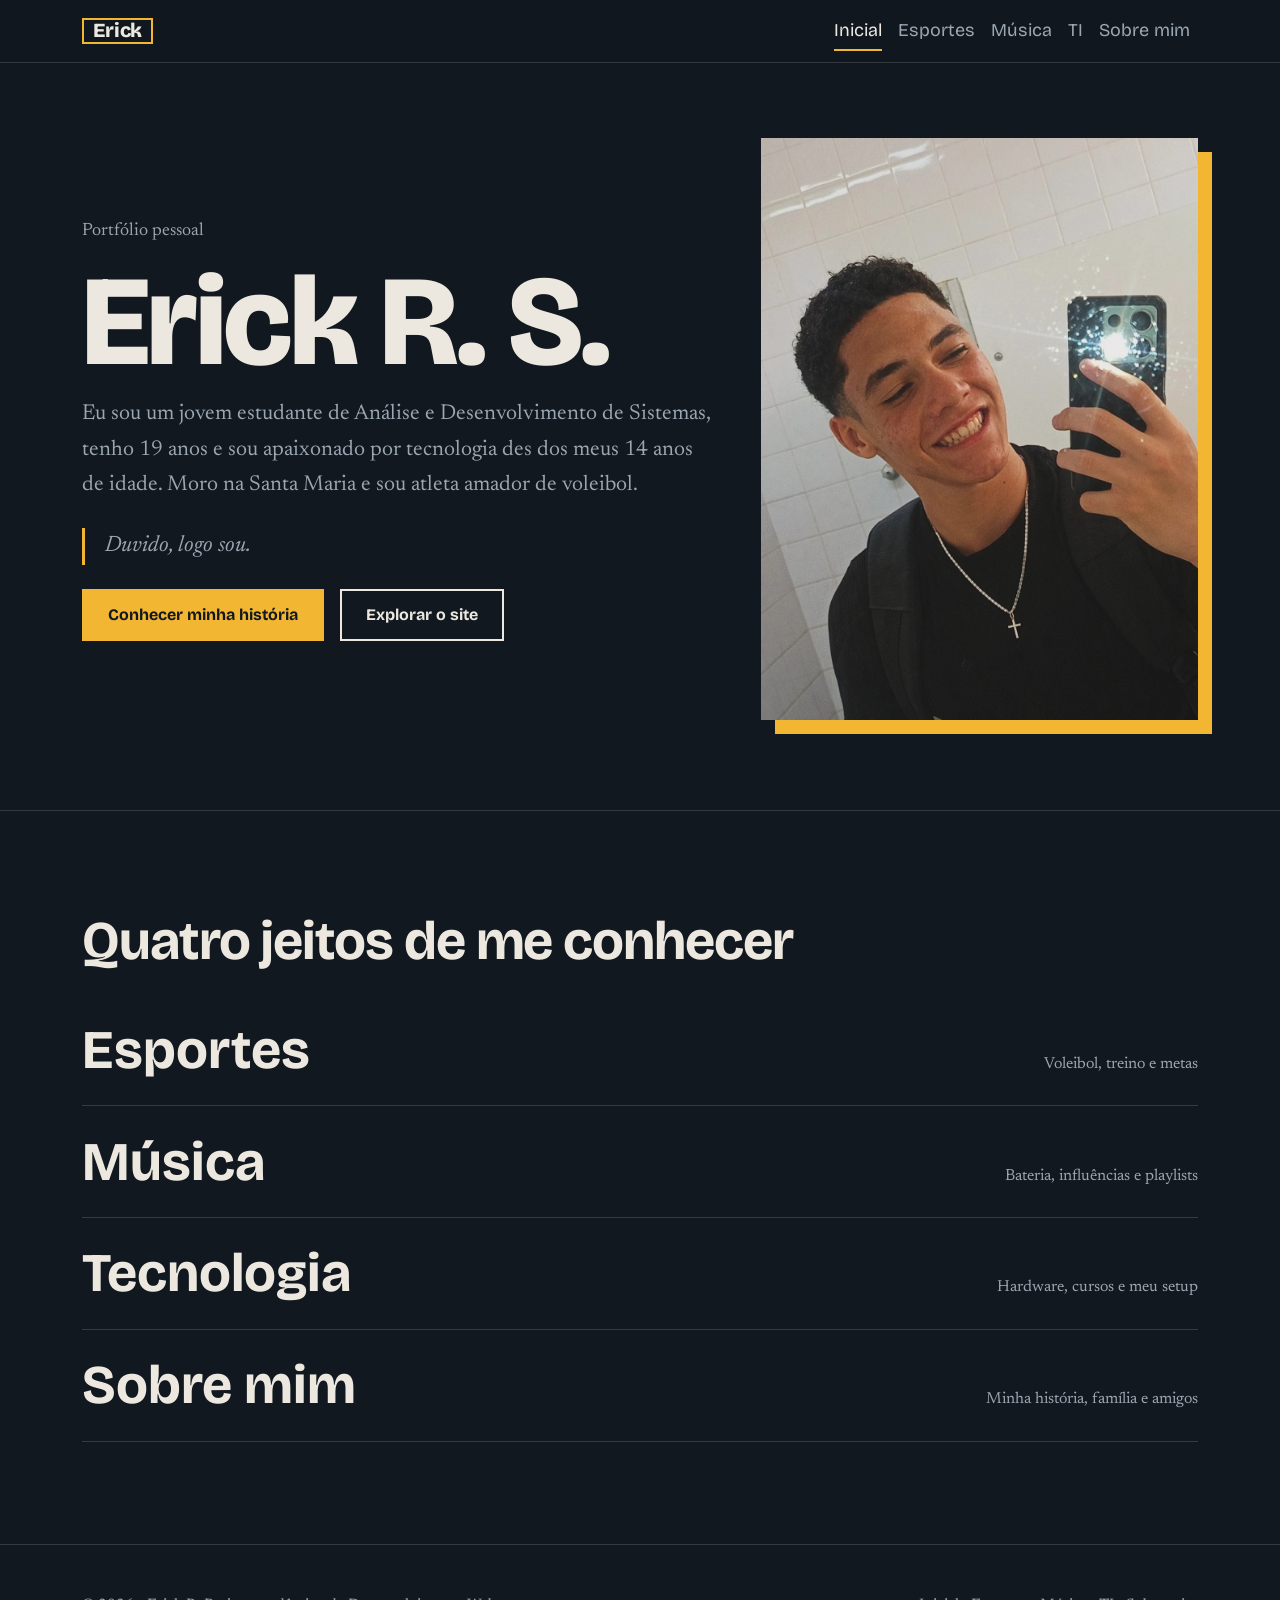
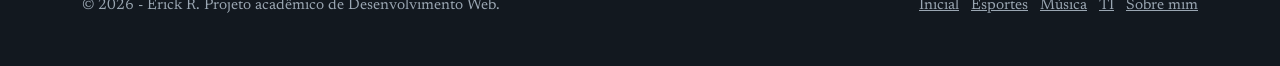
<file: index.html>
<!doctype html>
<html lang="pt-BR">

<head>
  <meta charset="UTF-8" />
  <meta name="viewport" content="width=device-width, initial-scale=1" />
  <title>Inicial | Erick</title>
  <meta name="description" content="Portfólio pessoal: esportes, música, tecnologia e minha história." />
  <link rel="icon" href="assets/images/er.ico" type="image/x-icon" />
  <link rel="preconnect" href="https://fonts.googleapis.com" />
  <link rel="preconnect" href="https://fonts.gstatic.com" crossorigin />
  <link
    href="https://fonts.googleapis.com/css2?family=Bricolage+Grotesque:opsz,wght@12..96,400;12..96,700;12..96,800&family=Newsreader:ital,opsz,wght@0,6..72,400;1,6..72,400&display=swap"
    rel="stylesheet" />
  <link href="https://cdn.jsdelivr.net/npm/bootstrap@5.3.3/dist/css/bootstrap.min.css" rel="stylesheet" />
  <link href="css/style.css" rel="stylesheet" />

</head>

<body class="p-inicial">
  <header>
    <nav class="navbar navbar-expand-md navbar-dark fixed-top" aria-label="Navegação principal">
      <div class="container">
        <a class="navbar-brand" href="index.html" aria-label="Início">Erick</a>
        <button class="navbar-toggler" type="button" data-bs-toggle="collapse" data-bs-target="#menu"
          aria-controls="menu" aria-expanded="false" aria-label="Abrir menu">
          <span class="navbar-toggler-icon"></span>
        </button>
        <div class="collapse navbar-collapse" id="menu">
          <ul class="navbar-nav ms-auto">
            <li class="nav-item">
              <a class="nav-link" href="index.html">Inicial</a>
            </li>
            <li class="nav-item">
              <a class="nav-link" href="esportes.html">Esportes</a>
            </li>
            <li class="nav-item">
              <a class="nav-link" href="musica.html">Música</a>
            </li>
            <li class="nav-item">
              <a class="nav-link" href="ti.html">TI</a>
            </li>
            <li class="nav-item">
              <a class="nav-link" href="sobre.html">Sobre mim</a>
            </li>
          </ul>
        </div>
      </div>
    </nav>
  </header>
  <main>
    <section class="hero">
      <div class="container">
        <div class="row align-items-center g-5">
          <div class="col-lg-7 hero-in">
            <p class="note mb-2">Portfólio pessoal</p>
            <h1>Erick R. S.</h1>
            <p class="lead-text">
              <span class="fill">Eu sou um jovem estudante de Análise e
                Desenvolvimento de Sistemas, tenho 19 anos e sou
                apaixonado por tecnologia des dos meus 14 anos de idade. Moro
                na Santa Maria e sou atleta amador de
                voleibol.</span>
            </p>
            <p class="quote">
              <span class="fill">Duvido, logo sou.</span>
            </p>
            <div class="d-flex flex-wrap gap-3">
              <a class="btn btn-accent" href="sobre.html">Conhecer minha
                história</a><a class="btn btn-line" href="#paginas">Explorar o site</a>
            </div>
          </div>
          <div class="col-lg-5">
            <figure class="frame r34" data-file="assets/images/perfil.jpg">
              <img src="assets/images/perfil.jpg" alt="Foto de Erick" loading="lazy" />
            </figure>
          </div>
        </div>
      </div>
    </section>
    <section class="block">
      <div class="container" data-reveal>
        <h2>Quatro jeitos de me conhecer</h2>
        <div id="paginas">
          <a class="jump" href="esportes.html">Esportes <span>Voleibol, treino
              e metas</span></a>
          <a class="jump" href="musica.html">Música <span>Bateria, influências
              e playlists</span></a>
          <a class="jump" href="ti.html">Tecnologia <span>Hardware, cursos e
              meu setup</span></a>
          <a class="jump" href="sobre.html">Sobre mim <span>Minha história,
              família e amigos</span></a>
        </div>
      </div>
    </section>
  </main>
  <footer class="site-footer">
    <div class="container d-flex flex-column flex-md-row justify-content-between gap-2">
      <p class="mb-0">
        &copy; 2026 - Erick R. Projeto acadêmico de Desenvolvimento Web.
      </p>
      <p class="mb-0">
        <a href="index.html">Inicial</a> &nbsp;
        <a href="esportes.html">Esportes</a> &nbsp;
        <a href="musica.html">Música</a> &nbsp;
        <a href="ti.html">TI</a> &nbsp; <a href="sobre.html">Sobre mim</a>
      </p>
    </div>
  </footer>
  <script src="https://cdn.jsdelivr.net/npm/bootstrap@5.3.3/dist/js/bootstrap.bundle.min.js"></script>
  <script src="js/script.js"></script>
</body>

</html>
</file>
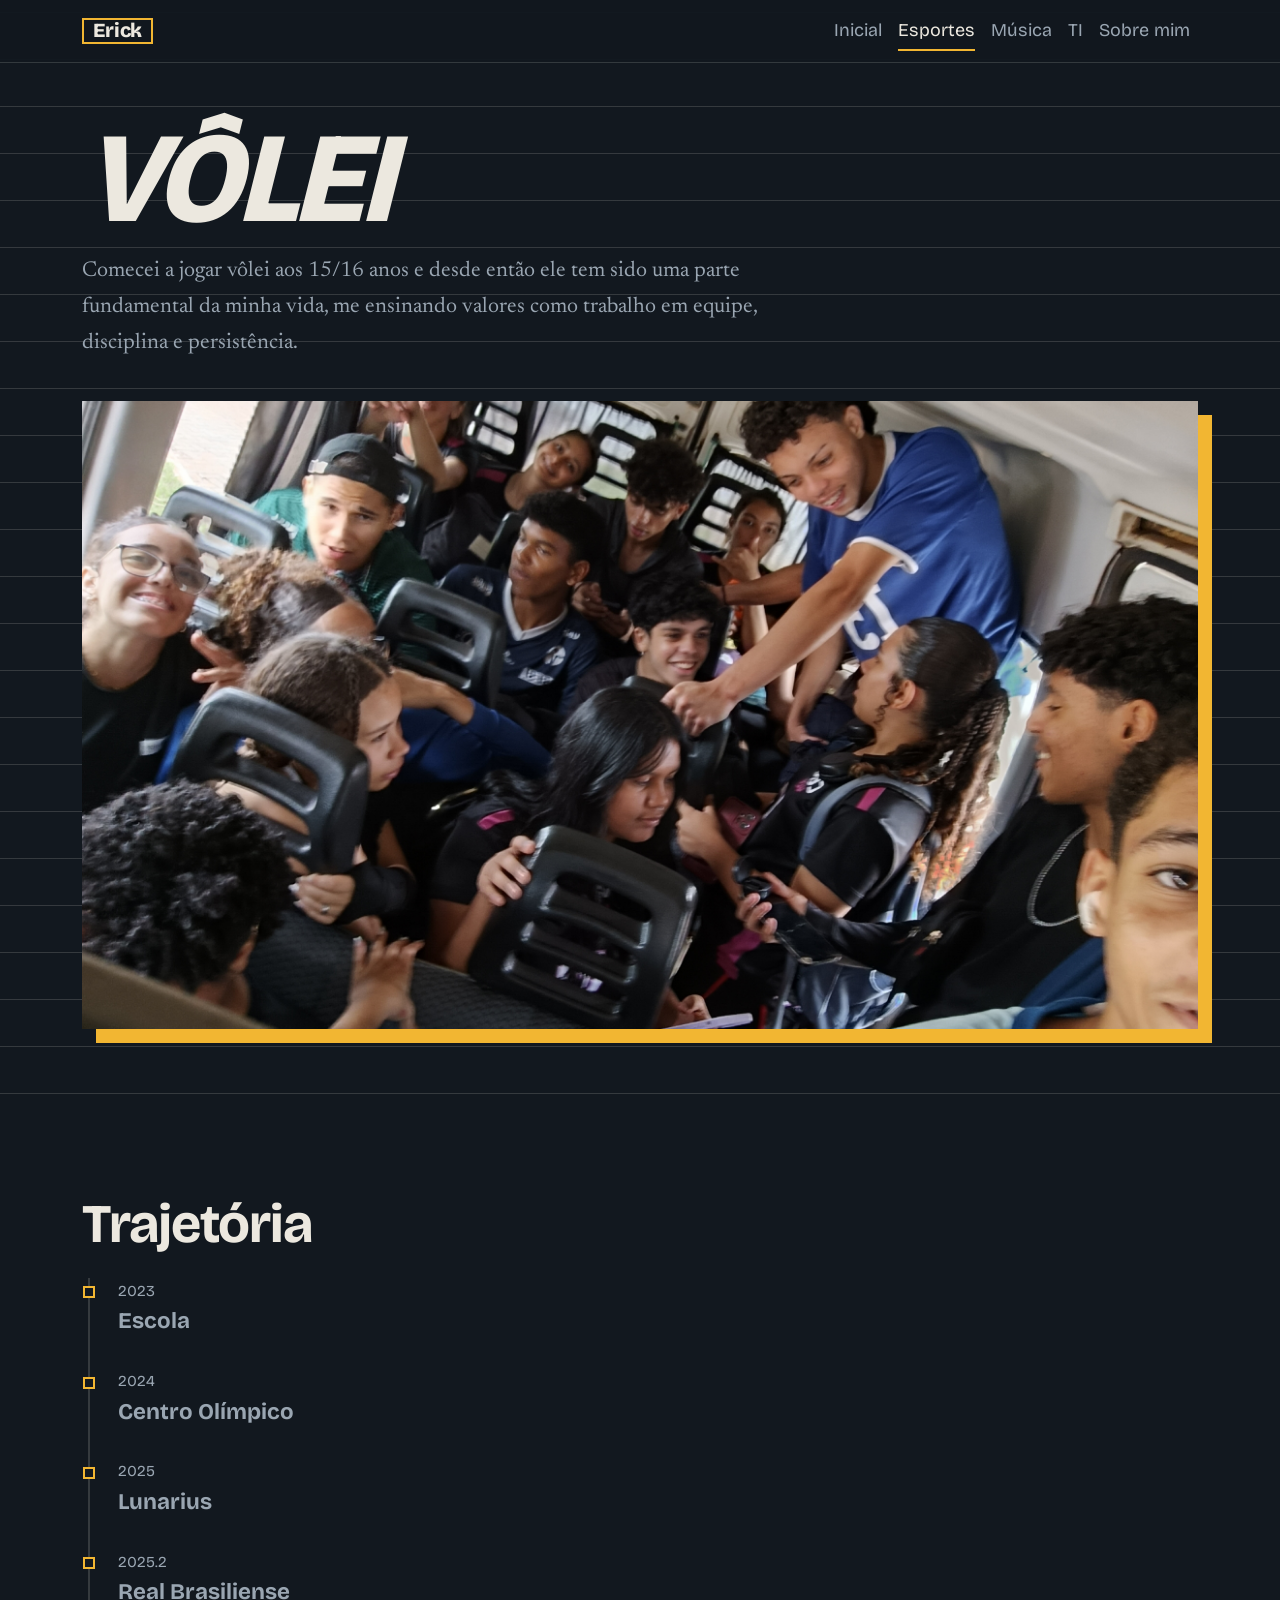
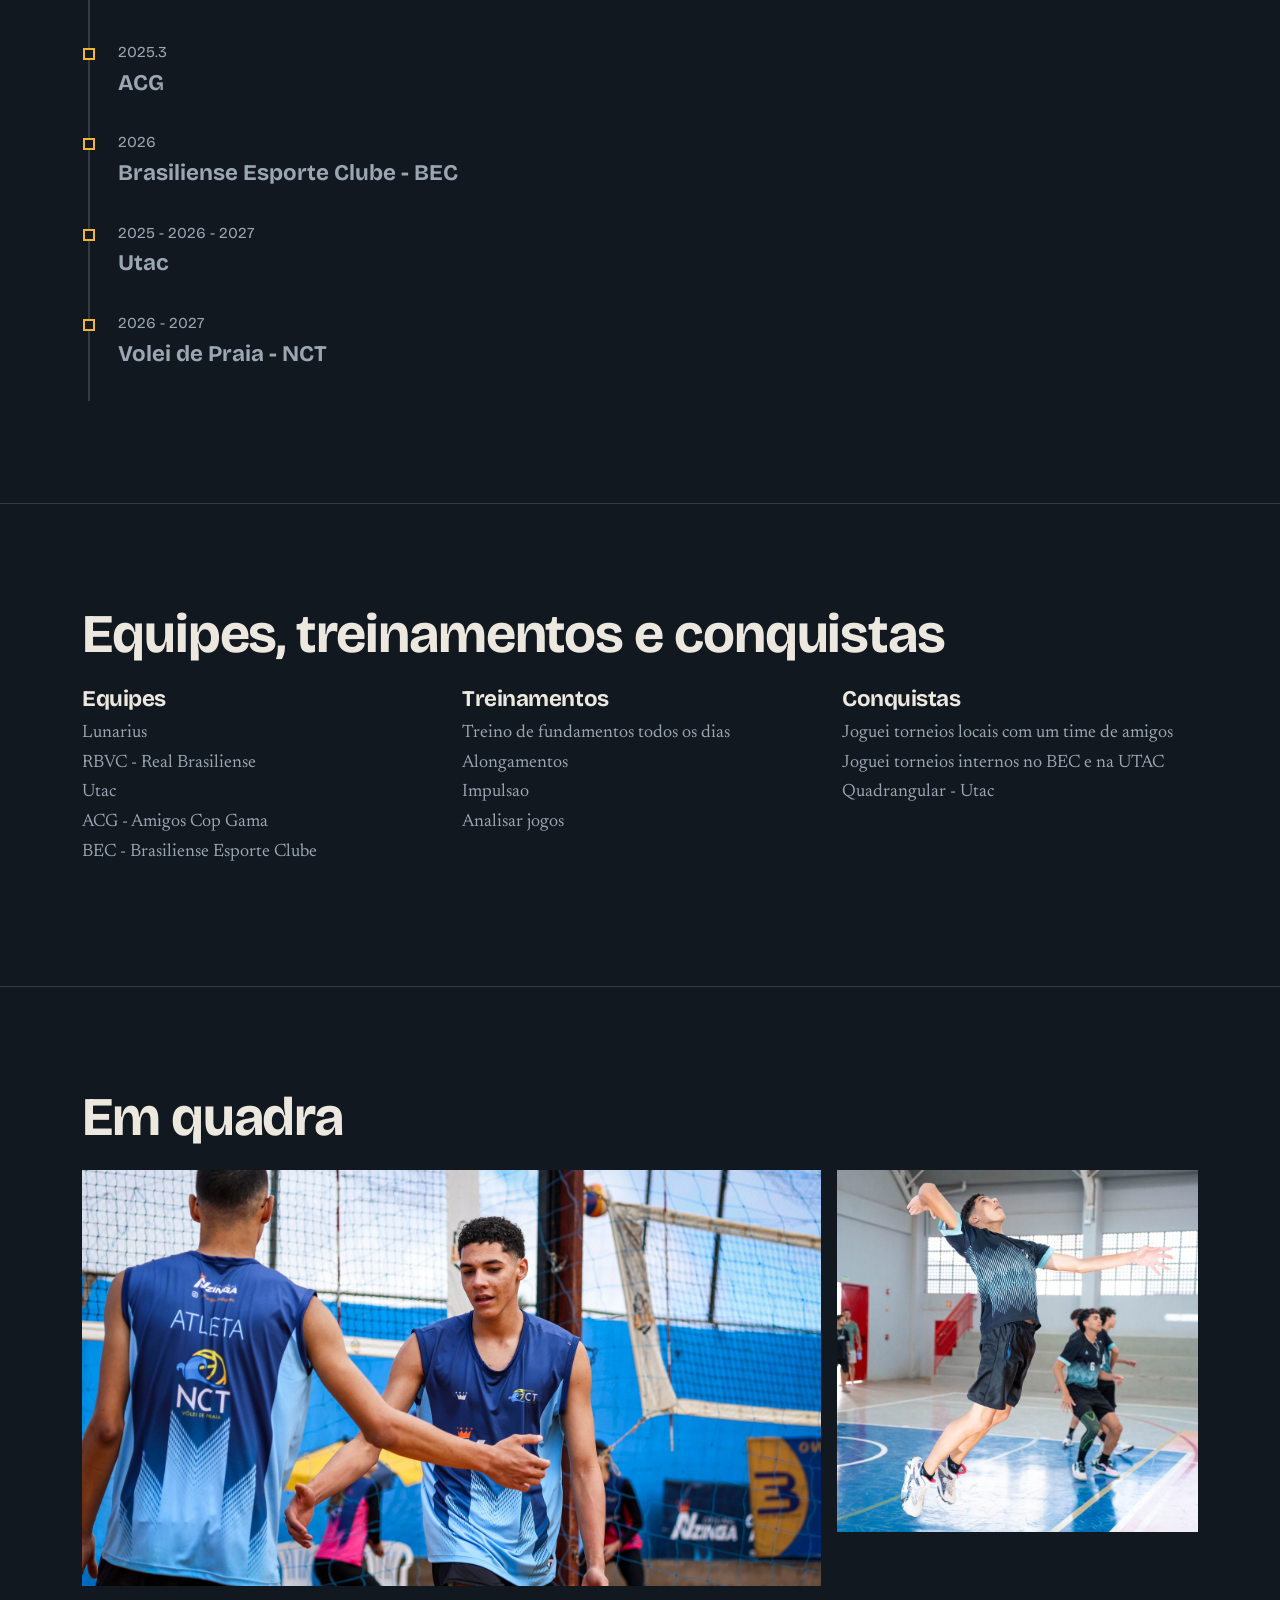
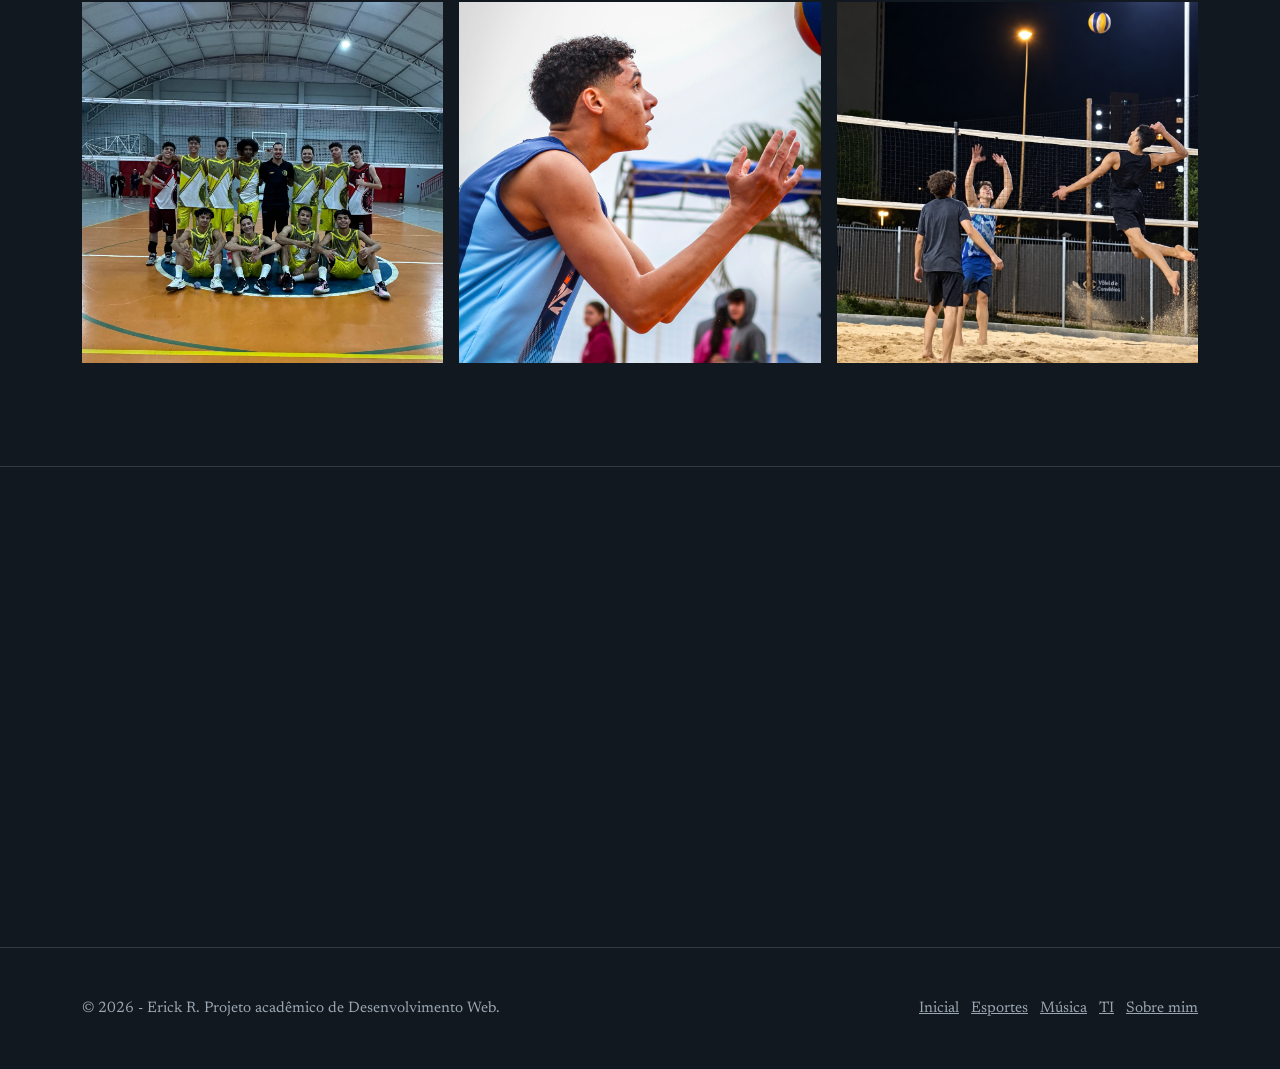
<file: esportes.html>
<!doctype html>
<html lang="pt-BR">

<head>
    <meta charset="UTF-8" />
    <meta name="viewport" content="width=device-width, initial-scale=1" />
    <title>Esportes | Erick</title>
    <meta name="description" content="Portfólio pessoal: esportes, música, tecnologia e minha história." />
    <link rel="icon" href="assets/images/er.ico" type="image/x-icon" />
    <link rel="preconnect" href="https://fonts.googleapis.com" />
    <link rel="preconnect" href="https://fonts.gstatic.com" crossorigin />
    <link
        href="https://fonts.googleapis.com/css2?family=Bricolage+Grotesque:opsz,wght@12..96,400;12..96,700;12..96,800&family=Newsreader:ital,opsz,wght@0,6..72,400;1,6..72,400&display=swap"
        rel="stylesheet" />
    <link href="https://cdn.jsdelivr.net/npm/bootstrap@5.3.3/dist/css/bootstrap.min.css" rel="stylesheet" />
    <link href="css/style.css" rel="stylesheet" />
</head>

<body class="p-esportes">
    <header>
        <nav class="navbar navbar-expand-md navbar-dark fixed-top" aria-label="Navegação principal">
            <div class="container">
                <a class="navbar-brand" href="index.html" aria-label="Início">Erick</a>
                <button class="navbar-toggler" type="button" data-bs-toggle="collapse" data-bs-target="#menu"
                    aria-controls="menu" aria-expanded="false" aria-label="Abrir menu">
                    <span class="navbar-toggler-icon"></span>
                </button>
                <div class="collapse navbar-collapse" id="menu">
                    <ul class="navbar-nav ms-auto">
                        <li class="nav-item">
                            <a class="nav-link" href="index.html">Inicial</a>
                        </li>
                        <li class="nav-item">
                            <a class="nav-link" href="esportes.html">Esportes</a>
                        </li>
                        <li class="nav-item">
                            <a class="nav-link" href="musica.html">Música</a>
                        </li>
                        <li class="nav-item">
                            <a class="nav-link" href="ti.html">TI</a>
                        </li>
                        <li class="nav-item">
                            <a class="nav-link" href="sobre.html">Sobre mim</a>
                        </li>
                    </ul>
                </div>
            </div>
        </nav>
    </header>
    <main>
        <section class="hero">
            <div class="container">
                <div class="hero-in">
                    <h1>Vôlei</h1>
                    <p class="lead-text">
                        <span class="fill">Comecei a jogar vôlei aos 15/16 anos e desde então ele tem sido
                            uma parte fundamental da minha vida, me ensinando valores como
                            trabalho em equipe, disciplina e persistência.</span>
                    </p>
                    <figure class="frame r169" data-file="assets/images/esportes-hero.jpg">
                        <img src="assets/images/esportes-hero.jpg" alt="Foto de voleibol em quadra" loading="lazy" />
                    </figure>
                </div>
            </div>
        </section>
        <section class="block">
            <div class="container" data-reveal>
                <h2>Trajetória</h2>
                <div class="tl">
                    <div class="tl-item">
                        <span class="tl-when"><span class="fill">2023</span></span><br /><button class="tl-btn"
                            type="button">
                            <span class="fill">Escola</span>
                        </button>
                        <p class="tl-more mb-0">
                            <span class="fill">Tudo começou na escola, quando me chamaram para jogar no time
                                da Gincana, sempre fui muito ruim em todos os esportes, mas
                                dei uma chance pro vôlei...</span>
                        </p>
                    </div>
                    <div class="tl-item">
                        <span class="tl-when"><span class="fill">2024</span></span><br /><button class="tl-btn"
                            type="button">
                            <span class="fill">Centro Olímpico</span>
                        </button>
                        <p class="tl-more mb-0">
                            <span class="fill">Depois de um tempo, entrei no Centro Olímpico e comecei a
                                treinar mais sério.</span>
                        </p>
                    </div>
                    <div class="tl-item">
                        <span class="tl-when"><span class="fill">2025</span></span><br /><button class="tl-btn"
                            type="button">
                            <span class="fill">Lunarius</span>
                        </button>
                        <p class="tl-more mb-0">
                            <span class="fill">Primeiro time que eu entrei e onde comecei a desenvolver meu
                                potencial em quadra, tudo que sei hoje devo agradecer a
                                eles.</span>
                        </p>
                    </div>
                    <div class="tl-item">
                        <span class="tl-when"><span class="fill">2025.2</span></span><br /><button class="tl-btn"
                            type="button">
                            <span class="fill">Real Brasiliense</span>
                        </button>
                        <p class="tl-more mb-0">
                            <span class="fill">Passei em uma seletiva do RBVC, fui em 3 treinos e tive que
                                sair por conta da distância...</span>
                        </p>
                    </div>
                    <div class="tl-item">
                        <span class="tl-when"><span class="fill">2025.3</span></span><br /><button class="tl-btn"
                            type="button">
                            <span class="fill">ACG</span>
                        </button>
                        <p class="tl-more mb-0">
                            <span class="fill">Entrei para um time perto de casa, disputei um campeonato
                                porem não consegui me destacar muito por disputar posições com
                                atletas altos e mais fortes que eu, afinal tinha 17 anos e
                                estava jogando em um time adulto.</span>
                        </p>
                    </div>
                    <div class="tl-item">
                        <span class="tl-when"><span class="fill">2026</span></span><br /><button class="tl-btn"
                            type="button">
                            <span class="fill">Brasiliense Esporte Clube - BEC</span>
                        </button>
                        <p class="tl-more mb-0">
                            <span class="fill">O maior time que ja joguei até agora. Eu me destaquei muito e
                                aperfeiçoei meus fundamentos com eles, infelizmente o treino
                                era longe de casa e muito, MUITO puxado, por isso acabei
                                saindo do time, eu não consegui me adaptar a faculdade e os
                                treinos.</span>
                        </p>
                    </div>
                    <div class="tl-item">
                        <span class="tl-when"><span class="fill">2025 - 2026 - 2027</span></span><br /><button
                            class="tl-btn" type="button">
                            <span class="fill">Utac</span>
                        </button>
                        <p class="tl-more mb-0">
                            <span class="fill">No meu início, joguei em uma escolinha, eu comecei a me
                                aproximar das pessoas inclusive da dona do projeto, hoje, eu
                                dou aulas para a turma do infanto-juvenil, treino e participo
                                de campeonatos juntamente com eles, devo muita coisa a
                                eles.</span>
                        </p>
                    </div>
                    <div class="tl-item">
                        <span class="tl-when"><span class="fill">2026 - 2027</span></span><br /><button
                            class="tl-btn" type="button">
                            <span class="fill">Volei de Praia - NCT</span>
                        </button>
                        <p class="tl-more mb-0">
                            <span class="fill">Peguei paixão pelo volei de praia e comecei a jogar recentemente, pretendo participar de campeonatos e tentar me destacar neste mundo.</span>
                        </p>
                    </div>
                </div>
            </div>
        </section>
        <section class="block">
            <div class="container" data-reveal>
                <h2>Equipes, treinamentos e conquistas</h2>
                <div class="row g-4">
                    <div class="col-md-4">
                        <h3>Equipes</h3>
                        <p>
                            <span class="fill">Lunarius<br />RBVC - Real Brasiliense<br />Utac<br />ACG -
                                Amigos Cop Gama<br />BEC - Brasiliense Esporte Clube</span>
                        </p>
                    </div>
                    <div class="col-md-4">
                        <h3>Treinamentos</h3>
                        <p>
                            <span class="fill">Treino de fundamentos todos os
                                dias<br />Alongamentos<br />Impulsao<br />Analisar
                                jogos</span>
                        </p>
                    </div>
                    <div class="col-md-4">
                        <h3>Conquistas</h3>
                        <p>
                            <span class="fill">Joguei torneios locais com um time de amigos<br />Joguei
                                torneios internos no BEC e na UTAC<br />Quadrangular -
                                Utac</span>
                        </p>
                    </div>
                </div>
            </div>
        </section>
        <section class="block">
            <div class="container" data-reveal>
                <h2>Em quadra</h2>
                <div class="row g-3">
                    <div class="col-12 col-md-8">
                        <figure class="frame r169" data-file="assets/images/esportes-1.jpg" data-lightbox>
                            <img src="assets/images/esportes-1.jpg" alt="Momento esportivo 1" loading="lazy" />
                        </figure>
                    </div>
                    <div class="col-6 col-md-4">
                        <figure class="frame r11" data-file="assets/images/esportes-2.jpg" data-lightbox>
                            <img src="assets/images/esportes-2.jpg" alt="Momento esportivo 2" loading="lazy" />
                        </figure>
                    </div>
                    <div class="col-6 col-md-4">
                        <figure class="frame r11" data-file="assets/images/esportes-3.jpg" data-lightbox>
                            <img src="assets/images/esportes-3.jpg" alt="Momento esportivo 3" loading="lazy" />
                        </figure>
                    </div>
                    <div class="col-6 col-md-4">
                        <figure class="frame r11" data-file="assets/images/esportes-4.jpg" data-lightbox>
                            <img src="assets/images/esportes-4.jpg" alt="Momento esportivo 4" loading="lazy" />
                        </figure>
                    </div>
                    <div class="col-6 col-md-4">
                        <figure class="frame r11" data-file="assets/images/esportes-5.jpg" data-lightbox>
                            <img src="assets/images/esportes-5.jpg" alt="Momento esportivo 5" loading="lazy" />
                        </figure>
                    </div>
                </div>
            </div>
        </section>
        <section class="block">
            <div class="container" data-reveal>
                <h2>Para onde vou?</h2>
                <p class="lead-text">
                    <span class="fill">Daqui pra frente eu pretendo me destacar no voleibol de praia. Se Deus quiser, participar de campeonatos e me tornar um atleta de alto rendimento. Após isso eu pretendo entrar na área da fisioterapia com inclusão no esporte. Meu maior sonho e meta, é poder ajudar a outras pessoas a se encontrarem no esporte assim como eu me encontrei e salvei minha vida.</span>
                </p>
            </div>
        </section>
    </main>
    <footer class="site-footer">
        <div class="container d-flex flex-column flex-md-row justify-content-between gap-2">
            <p class="mb-0">
                &copy; 2026 - Erick R. Projeto acadêmico de Desenvolvimento Web.
            </p>
            <p class="mb-0">
                <a href="index.html">Inicial</a> &nbsp;
                <a href="esportes.html">Esportes</a> &nbsp;
                <a href="musica.html">Música</a> &nbsp;
                <a href="ti.html">TI</a> &nbsp; <a href="sobre.html">Sobre mim</a>
            </p>
        </div>
    </footer>
    <script src="https://cdn.jsdelivr.net/npm/bootstrap@5.3.3/dist/js/bootstrap.bundle.min.js"></script>
    <script src="js/script.js"></script>
</body>

</html>
</file>
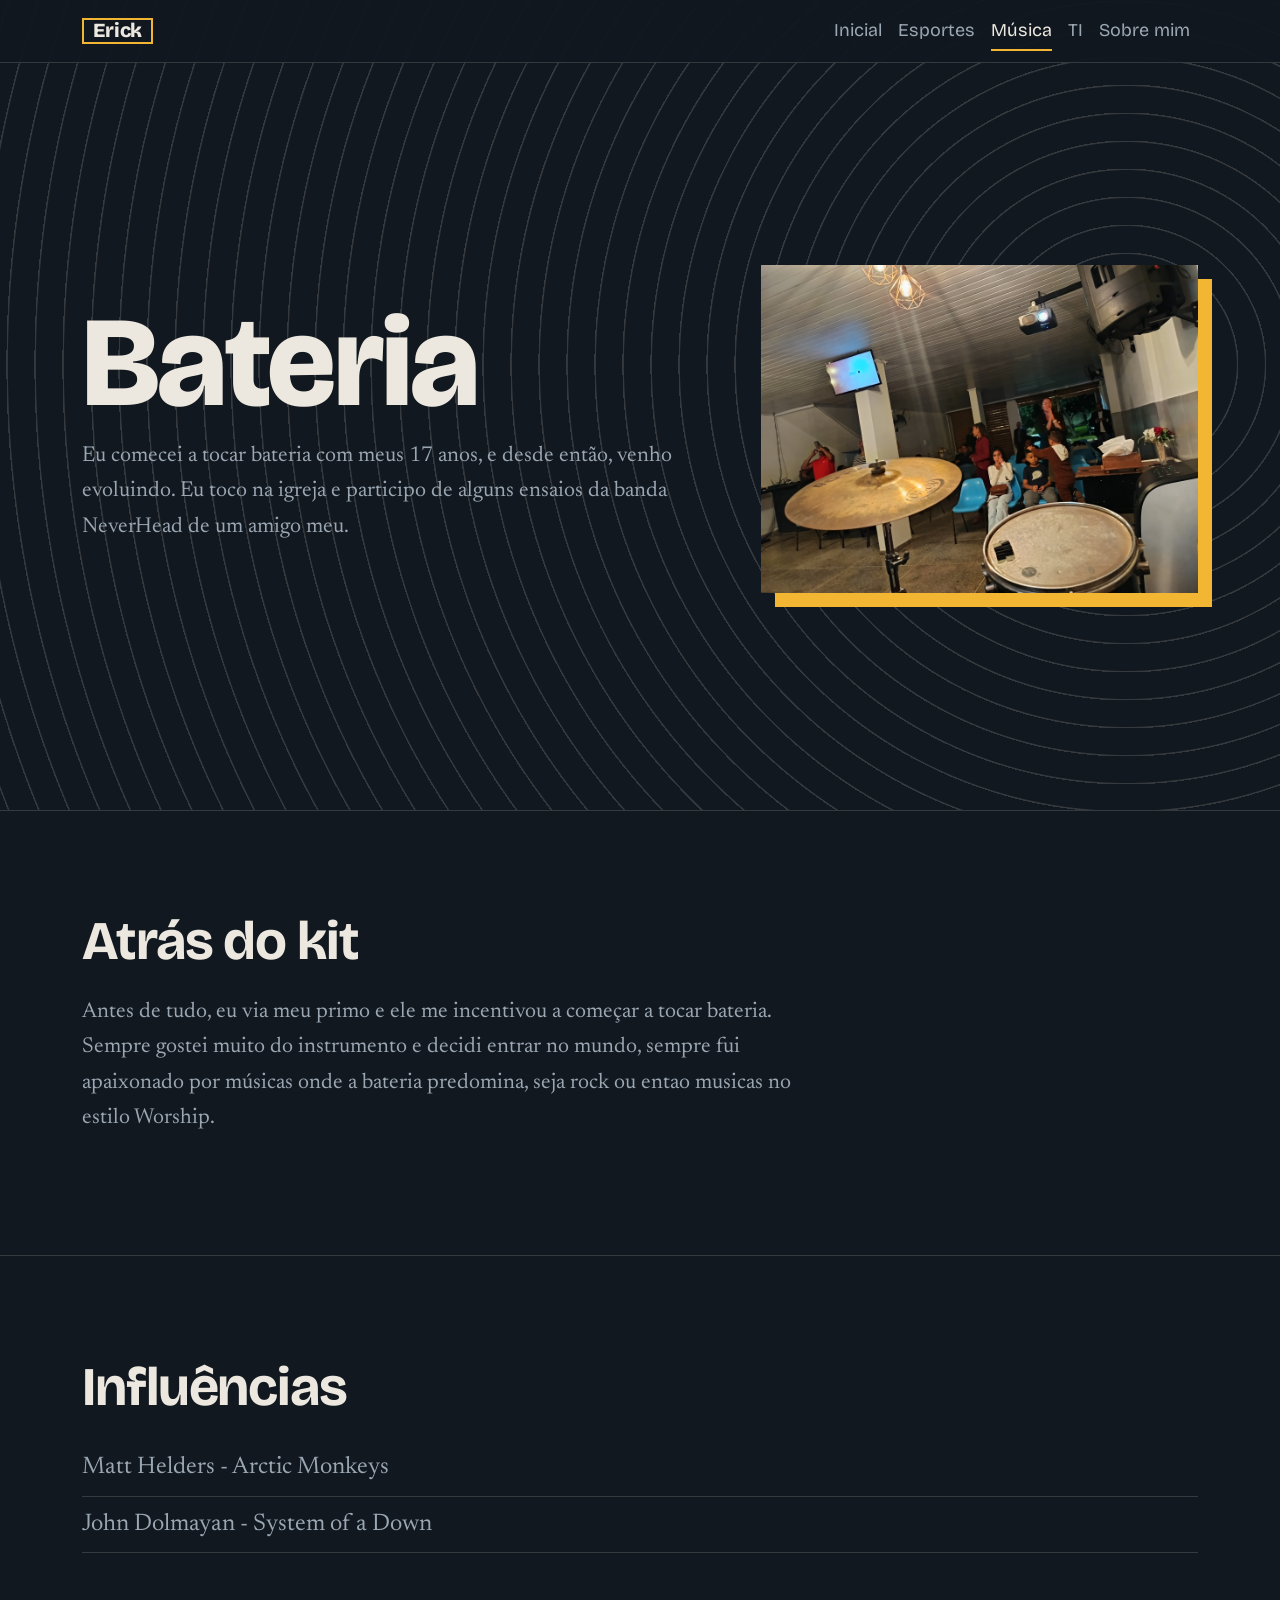
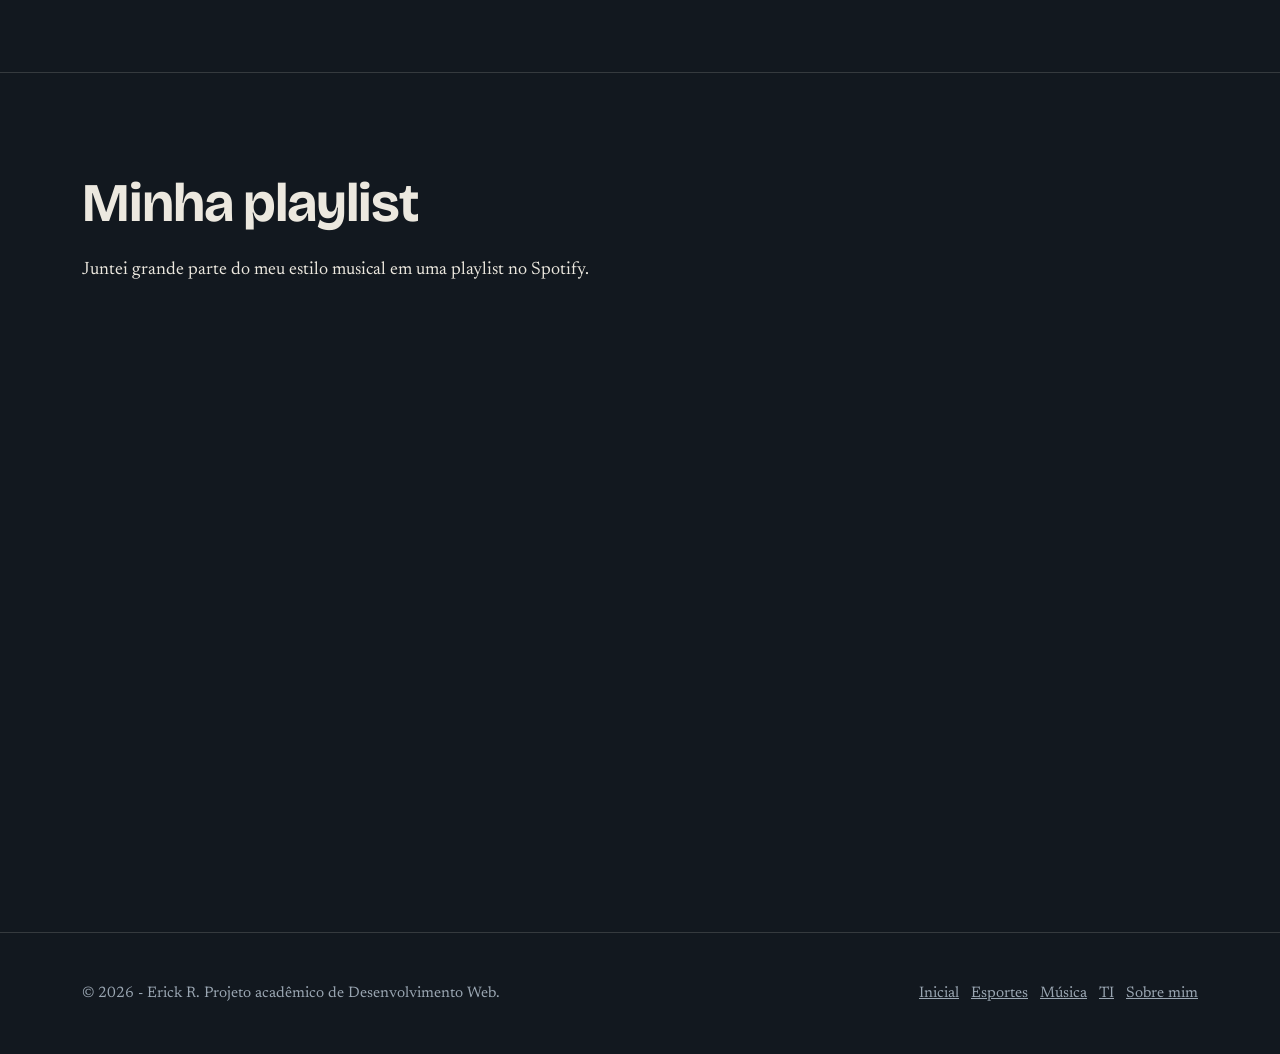
<file: musica.html>
<!DOCTYPE html>
<html lang="pt-BR">

<head>
    <meta charset="UTF-8">
    <meta name="viewport" content="width=device-width, initial-scale=1">
    <title>Música | Erick</title>
    <meta name="description" content="Portfólio pessoal: esportes, música, tecnologia e minha história.">
    <link rel="icon" href="assets/images/er.ico" type="image/x-icon">
    <link rel="preconnect" href="https://fonts.googleapis.com">
    <link rel="preconnect" href="https://fonts.gstatic.com" crossorigin>
    <link
        href="https://fonts.googleapis.com/css2?family=Bricolage+Grotesque:opsz,wght@12..96,400;12..96,700;12..96,800&family=Newsreader:ital,opsz,wght@0,6..72,400;1,6..72,400&display=swap"
        rel="stylesheet">
    <link href="https://cdn.jsdelivr.net/npm/bootstrap@5.3.3/dist/css/bootstrap.min.css" rel="stylesheet">
    <link href="css/style.css" rel="stylesheet">
</head>

<body class="p-musica">
    <header>
        <nav class="navbar navbar-expand-md navbar-dark fixed-top" aria-label="Navegação principal">
            <div class="container">
                <a class="navbar-brand" href="index.html" aria-label="Início">Erick</a>
                <button class="navbar-toggler" type="button" data-bs-toggle="collapse" data-bs-target="#menu"
                    aria-controls="menu" aria-expanded="false" aria-label="Abrir menu"><span
                        class="navbar-toggler-icon"></span></button>
                <div class="collapse navbar-collapse" id="menu">
                    <ul class="navbar-nav ms-auto">
                        <li class="nav-item"><a class="nav-link" href="index.html">Inicial</a></li>
                        <li class="nav-item"><a class="nav-link" href="esportes.html">Esportes</a></li>
                        <li class="nav-item"><a class="nav-link" href="musica.html">Música</a></li>
                        <li class="nav-item"><a class="nav-link" href="ti.html">TI</a></li>
                        <li class="nav-item"><a class="nav-link" href="sobre.html">Sobre mim</a></li>
                    </ul>
                </div>
            </div>
        </nav>
    </header>
    <main>
        <section class="hero">
            <div class="container">
                <div class="row align-items-center g-5">
                    <div class="col-lg-7 hero-in">
                        <h1>Bateria</h1>
                        <p class="lead-text"><span class="fill">Eu comecei a tocar bateria com meus 17 anos, e desde
                                então, venho evoluindo. Eu toco na igreja e participo de alguns ensaios da banda
                                NeverHead de um amigo meu.</span></p>
                    </div>
                    <div class="col-lg-5">
                        <figure class="frame r43" data-file="assets/images/musica-hero.jpg"><img
                                src="assets/images/musica-hero.jpg" alt="Foto tocando bateria" loading="lazy"></figure>
                    </div>
                </div>
            </div>
        </section>
        <section class="block ">
            <div class="container" data-reveal>
                <h2>Atrás do kit</h2>
                <p class="lead-text"><span class="fill">Antes de tudo, eu via meu primo e ele me incentivou a começar a
                        tocar bateria. Sempre gostei muito do instrumento e decidi entrar no mundo, sempre fui
                        apaixonado por músicas onde a bateria predomina, seja rock ou entao musicas no estilo
                        Worship.</span></p>
            </div>
        </section>
        <section class="block ">
            <div class="container" data-reveal>
                <h2>Influências</h2>
                <ul class="list-unstyled fs-4">
                    <li class="py-2 border-bottom" style="border-color:var(--line)!important"><span class="fill">Matt
                            Helders - Arctic Monkeys</span></li>
                    <li class="py-2 border-bottom" style="border-color:var(--line)!important"><span class="fill">John
                            Dolmayan - System of a Down</span></li>
                </ul>
            </div>
        </section>
        <section class="block ">
            <div class="container" data-reveal>
                <h2>Minha playlist</h2>
                <p>Juntei grande parte do meu estilo musical em uma playlist no Spotify.</p>
                <iframe data-testid="embed-iframe" style="border-radius:12px"
                    src="https://open.spotify.com/embed/playlist/1Mk5GHZaBmz8UxQDRHr0Yr?utm_source=generator&si=b99ecdb3e096410a"
                    width="100%" height="500px" frameBorder="0" allowfullscreen=""
                    allow="autoplay; clipboard-write; encrypted-media; fullscreen; picture-in-picture"
                    loading="lazy"></iframe>
                <p id="spotify-msg" class="small note" role="status"></p>
                <iframe id="spotify-player" title="Player do Spotify" hidden width="100%" height="380" style="border:0"
                    allow="encrypted-media; clipboard-write" loading="lazy"></iframe>
            </div>
        </section>
    </main>
    <footer class="site-footer">
        <div class="container d-flex flex-column flex-md-row justify-content-between gap-2">
            <p class="mb-0">&copy; 2026 - Erick R. Projeto acadêmico de Desenvolvimento Web.</p>
            <p class="mb-0"><a href="index.html">Inicial</a> &nbsp; <a href="esportes.html">Esportes</a> &nbsp; <a
                    href="musica.html">Música</a> &nbsp; <a href="ti.html">TI</a> &nbsp; <a href="sobre.html">Sobre
                    mim</a></p>
        </div>
    </footer>
    <script src="https://cdn.jsdelivr.net/npm/bootstrap@5.3.3/dist/js/bootstrap.bundle.min.js"></script>
    <script src="js/script.js"></script>
</body>

</html>
</file>
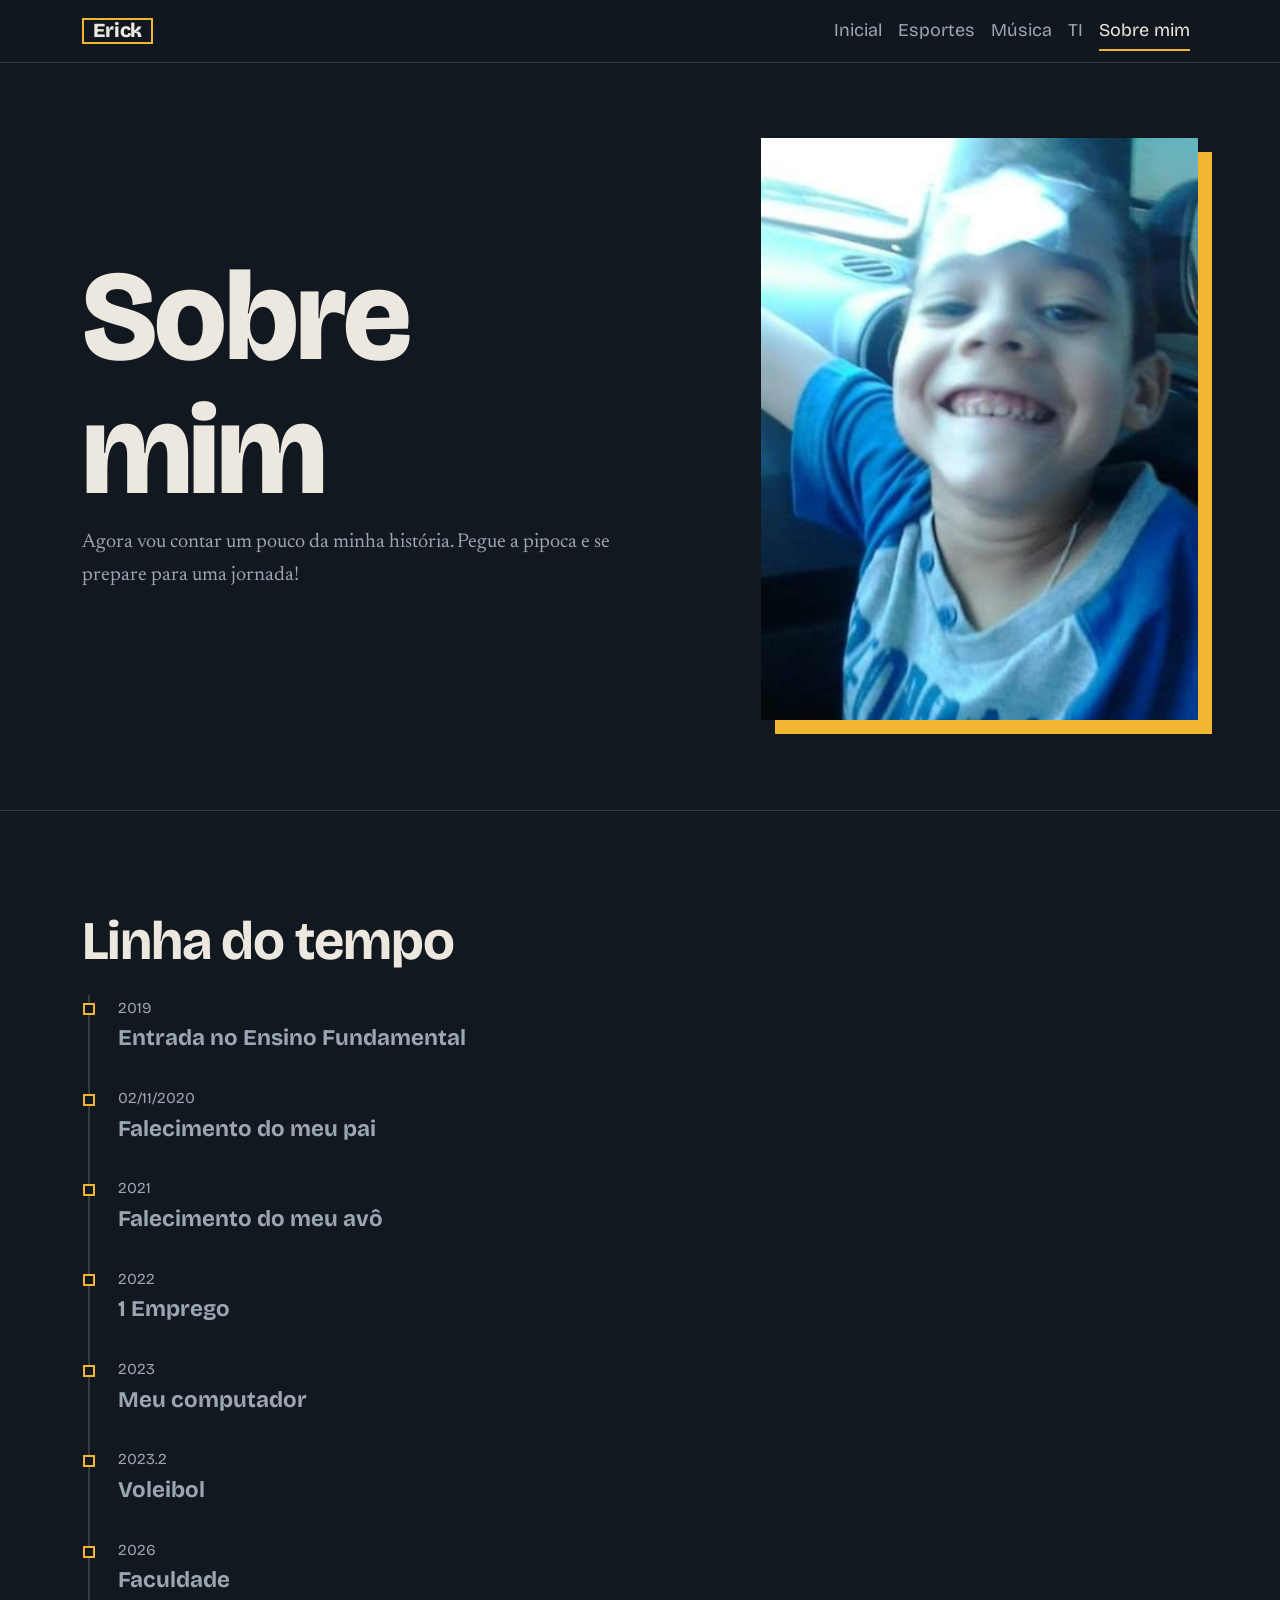
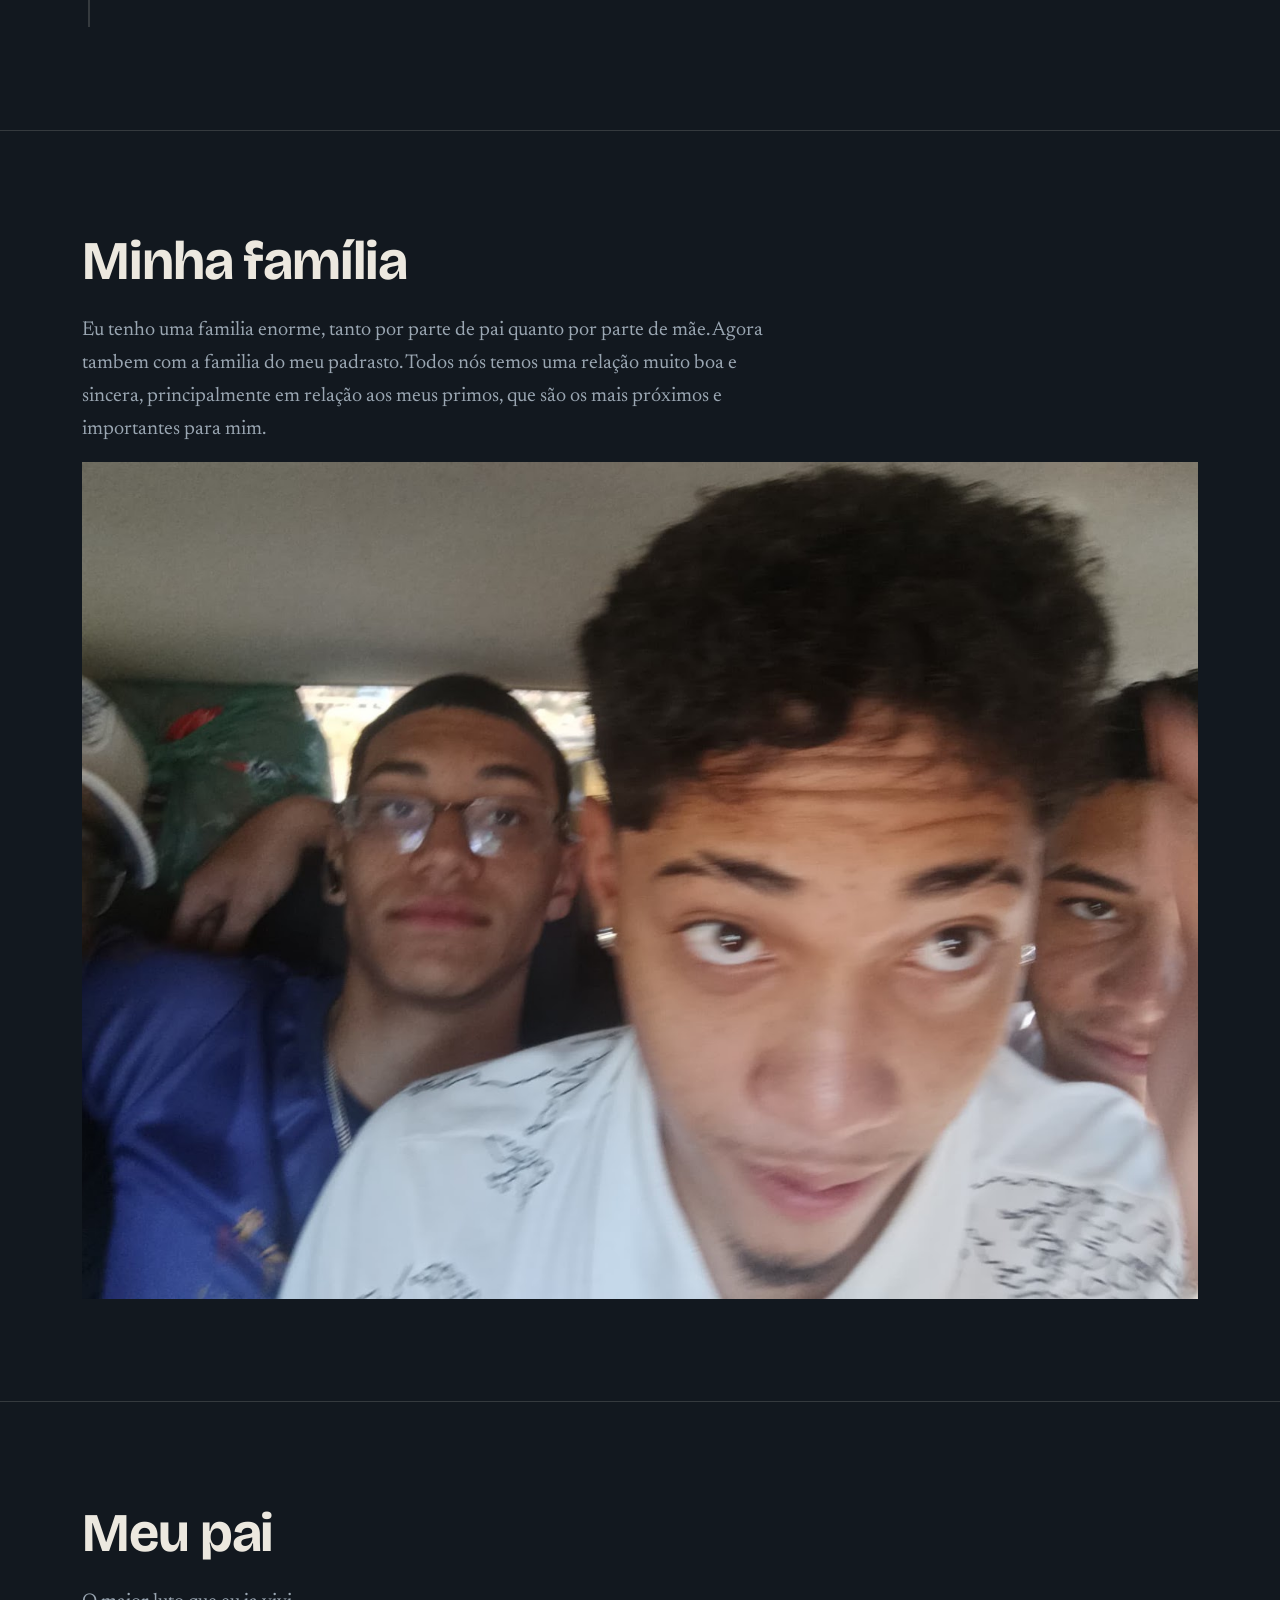
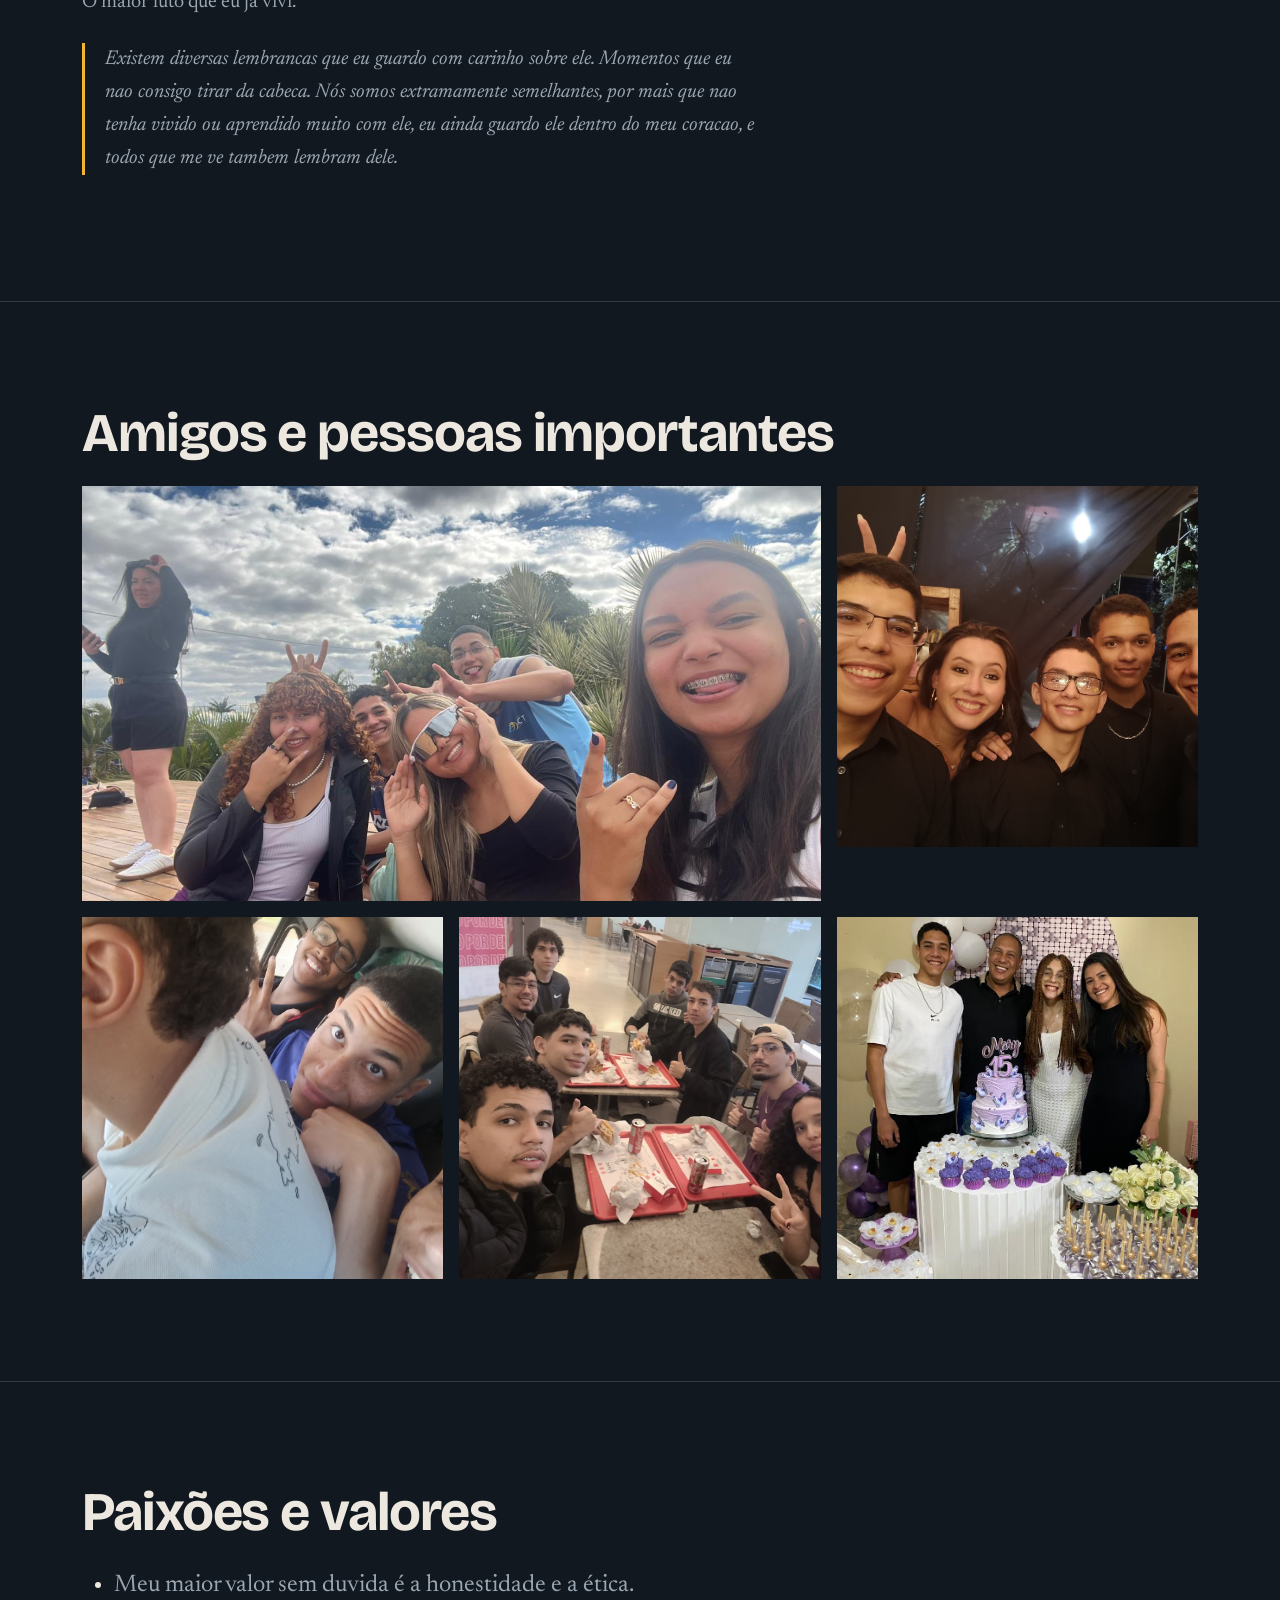
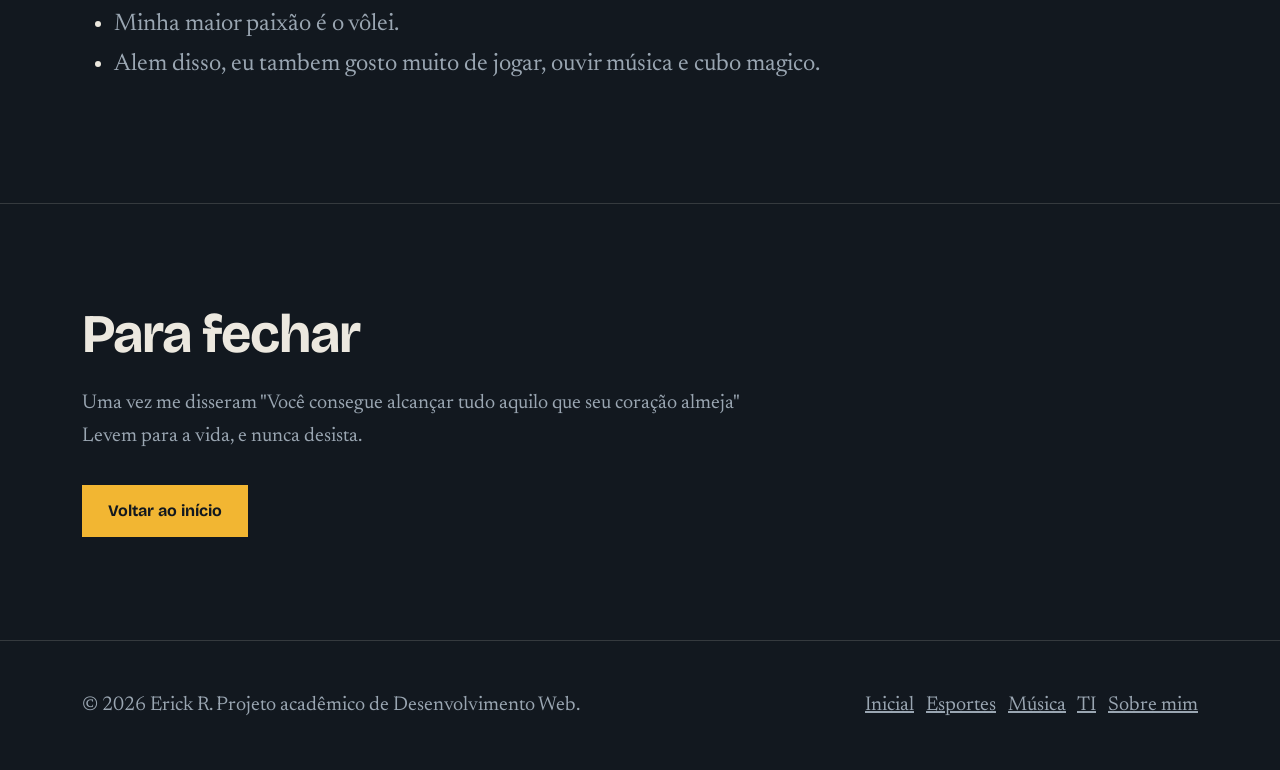
<file: sobre.html>
<!DOCTYPE html>
<html lang="pt-BR">

<head>
    <meta charset="UTF-8">
    <meta name="viewport" content="width=device-width, initial-scale=1">
    <title>Sobre mim | Erick</title>
    <meta name="description" content="Portfólio pessoal: esportes, música, tecnologia e minha história.">
    <link rel="icon" href="assets/images/er.ico" type="image/x-icon">
    <link rel="preconnect" href="https://fonts.googleapis.com">
    <link rel="preconnect" href="https://fonts.gstatic.com" crossorigin>
    <link
        href="https://fonts.googleapis.com/css2?family=Bricolage+Grotesque:opsz,wght@12..96,400;12..96,700;12..96,800&family=Newsreader:ital,opsz,wght@0,6..72,400;1,6..72,400&display=swap"
        rel="stylesheet">
    <link href="https://cdn.jsdelivr.net/npm/bootstrap@5.3.3/dist/css/bootstrap.min.css" rel="stylesheet">
    <link href="css/style.css" rel="stylesheet">
</head>

<body class="p-sobre">
    <header>
        <nav class="navbar navbar-expand-md navbar-dark fixed-top" aria-label="Navegação principal">
            <div class="container">
                <a class="navbar-brand" href="index.html" aria-label="Início">Erick</a>
                <button class="navbar-toggler" type="button" data-bs-toggle="collapse" data-bs-target="#menu"
                    aria-controls="menu" aria-expanded="false" aria-label="Abrir menu"><span
                        class="navbar-toggler-icon"></span></button>
                <div class="collapse navbar-collapse" id="menu">
                    <ul class="navbar-nav ms-auto">
                        <li class="nav-item"><a class="nav-link" href="index.html">Inicial</a></li>
                        <li class="nav-item"><a class="nav-link" href="esportes.html">Esportes</a></li>
                        <li class="nav-item"><a class="nav-link" href="musica.html">Música</a></li>
                        <li class="nav-item"><a class="nav-link" href="ti.html">TI</a></li>
                        <li class="nav-item"><a class="nav-link" href="sobre.html">Sobre mim</a></li>
                    </ul>
                </div>
            </div>
        </nav>
    </header>
    <main>
        <section class="hero">
            <div class="container">
                <div class="row align-items-center g-5">
                    <div class="col-lg-6 hero-in">
                        <h1>Sobre mim</h1>
                        <p class="lead-text"><span class="fill">Agora vou contar um pouco da minha história. Pegue a
                                pipoca e se prepare para uma jornada!</span></p>
                    </div>
                    <div class="col-lg-5 offset-lg-1">
                        <figure class="frame r34" data-file="assets/images/sobre-hero.jpg"><img
                                src="assets/images/sobre-hero.jpg" alt="Retrato de Erick" loading="lazy"></figure>
                    </div>
                </div>
            </div>
        </section>
        <section class="block ">
            <div class="container" data-reveal>
                <h2>Linha do tempo</h2>
                <div class="tl">
                    <div class="tl-item"><span class="tl-when"><span class="fill">2019</span></span><br><button
                            class="tl-btn" type="button"><span class="fill">Entrada no Ensino
                                Fundamental</span></button>
                        <p class="tl-more mb-0"><span class="fill">Aqui eu comecei a pegar onibus, sair de casa sozinho
                                e aprendi a ser mais independente.</span></p>
                    </div>
                    <div class="tl-item"><span class="tl-when"><span class="fill">02/11/2020</span></span><br><button
                            class="tl-btn" type="button"><span class="fill">Falecimento do meu pai</span></button>
                        <p class="tl-more mb-0"><span class="fill">Como uma criança, eu nao sabia o que estava
                                acontecendo e me senti perdido. Graças a Deus, fui forte e talvez o maior apoio da minha
                                família. Aprendi a lidar com a perda e a saudade. (Luto eterno).</span></p>
                    </div>
                    <div class="tl-item"><span class="tl-when"><span class="fill">2021</span></span><br><button
                            class="tl-btn" type="button"><span class="fill">Falecimento do meu avô</span></button>
                        <p class="tl-more mb-0"><span class="fill">Ainda uma criança, mas agora eu nao tinha nenhum
                                homem para poder ser exemplo. Aprendi a me virar e a cuidar dos meus, sozinho. Hoje eu
                                tenho certeza que eles estariam orgulhosos da pessoa que eu me tornei.</span></p>
                    </div>
                    <div class="tl-item"><span class="tl-when"><span class="fill">2022</span></span><br><button
                            class="tl-btn" type="button"><span class="fill">1 Emprego</span></button>
                        <p class="tl-more mb-0"><span class="fill">Comecei a trabalhar e aprendi a ser mais responsável.
                                Me virar sozinho. Comecei a ajudar nas contas de casa e ter o meu próprio
                                dinheiro.</span></p>
                    </div>
                    <div class="tl-item"><span class="tl-when"><span class="fill">2023</span></span><br><button
                            class="tl-btn" type="button"><span class="fill">Meu computador</span></button>
                        <p class="tl-more mb-0"><span class="fill">Comecei a montar um computador, sozinho, essa foi a
                                primeira GRANDE COMPRA que eu fiz na vida e até hoje, eu não me arrependo.</span></p>
                    </div>
                    <div class="tl-item"><span class="tl-when"><span class="fill">2023.2</span></span><br><button
                            class="tl-btn" type="button"><span class="fill">Voleibol</span></button>
                        <p class="tl-more mb-0"><span class="fill">Comecei a jogar voleibol, voltei a viver a vida ao
                                invés de sobreviver, passei a ver graça nas coisas e finalmente sai da depressão por
                                conta do passado.</span></p>
                    </div>
                    <div class="tl-item"><span class="tl-when"><span class="fill">2026</span></span><br><button
                            class="tl-btn" type="button"><span class="fill">Faculdade</span></button>
                        <p class="tl-more mb-0"><span class="fill">Entrei na faculdade e comecei a explorar mais o mundo
                                da tecnologia.</span></p>
                    </div>
                </div>
            </div>
        </section>
        <section class="block ">
            <div class="container" data-reveal>
                <h2>Minha família</h2>
                <p><span class="fill">Eu tenho uma familia enorme, tanto por parte de pai quanto por parte de mãe. Agora
                        tambem com a familia do meu padrasto. Todos nós temos uma relação muito boa e sincera,
                        principalmente em relação aos meus primos, que são os mais próximos e importantes para
                        mim.</span></p>
                <figure class="frame r43" data-file="assets/images/familia-1.jpg" data-lightbox><img
                        src="assets/images/familia-1.jpg" alt="Foto de família" loading="lazy"></figure>
            </div>
        </section>
        <section class="block ">
            <div class="container" data-reveal>
                <h2>Meu pai</h2>
                <p><span class="fill">O maior luto que eu ja vivi.</span></p>
                <p class="quote"><span class="fill">Existem diversas lembrancas que eu guardo com carinho sobre ele.
                        Momentos que eu nao consigo tirar da cabeca. Nós somos extramamente semelhantes, por mais que
                        nao tenha vivido ou aprendido muito com ele, eu ainda guardo ele dentro do meu coracao, e todos
                        que me ve tambem lembram dele.</span></p>
            </div>
        </section>
        <section class="block ">
            <div class="container" data-reveal>
                <h2>Amigos e pessoas importantes</h2>
                <div class="row g-3">
                    <div class="col-12 col-md-8">
                        <figure class="frame r169" data-file="assets/images/amigos-1.jpg" data-lightbox><img
                                src="assets/images/amigos-1.jpg" alt="Foto com amigos 1" loading="lazy"></figure>
                    </div>
                    <div class="col-6 col-md-4">
                        <figure class="frame r11" data-file="assets/images/amigos-2.jpg" data-lightbox><img
                                src="assets/images/amigos-2.jpg" alt="Foto com amigos 2" loading="lazy"></figure>
                    </div>
                    <div class="col-6 col-md-4">
                        <figure class="frame r11" data-file="assets/images/amigos-3.jpg" data-lightbox><img
                                src="assets/images/amigos-3.jpg" alt="Foto com amigos 3" loading="lazy"></figure>
                    </div>
                    <div class="col-6 col-md-4">
                        <figure class="frame r11" data-file="assets/images/amigos-4.jpg" data-lightbox><img
                                src="assets/images/amigos-4.jpg" alt="Foto com amigos 4" loading="lazy"></figure>
                    </div>
                    <div class="col-6 col-md-4">
                        <figure class="frame r11" data-file="assets/images/amigos-5.jpg" data-lightbox><img
                                src="assets/images/amigos-5.jpg" alt="Foto com amigos 5" loading="lazy"></figure>
                    </div>
                </div>
            </div>
        </section>
        <section class="block ">
            <div class="container" data-reveal>
                <h2>Paixões e valores</h2>
                <ul class="fs-4">
                    <li><span class="fill">Meu maior valor sem duvida é a honestidade e a ética.</span></li>
                    <li><span class="fill">Minha maior paixão é o vôlei.</span></li>
                    <li><span class="fill">Alem disso, eu tambem gosto muito de jogar, ouvir música e cubo magico.</span></li>
                </ul>
            </div>
        </section>
        <section class="block ">
            <div class="container" data-reveal>
                <h2>Para fechar</h2>
                <p class="lead-text"><span class="fill">Uma vez me disseram "Você consegue alcançar tudo aquilo que seu coração almeja" <br> Levem para a vida, e nunca desista.</span></p>
                <a class="btn btn-accent mt-3" href="index.html">Voltar ao início</a>
            </div>
        </section>
    </main>
    <footer class="site-footer">
        <div class="container d-flex flex-column flex-md-row justify-content-between gap-2">
            <p class="mb-0">&copy; 2026 Erick R. Projeto acadêmico de Desenvolvimento Web.</p>
            <p class="mb-0"><a href="index.html">Inicial</a> &nbsp; <a href="esportes.html">Esportes</a> &nbsp; <a
                    href="musica.html">Música</a> &nbsp; <a href="ti.html">TI</a> &nbsp; <a href="sobre.html">Sobre
                    mim</a></p>
        </div>
    </footer>
    <script src="https://cdn.jsdelivr.net/npm/bootstrap@5.3.3/dist/js/bootstrap.bundle.min.js"></script>
    <script src="js/script.js"></script>
</body>

</html>
</file>
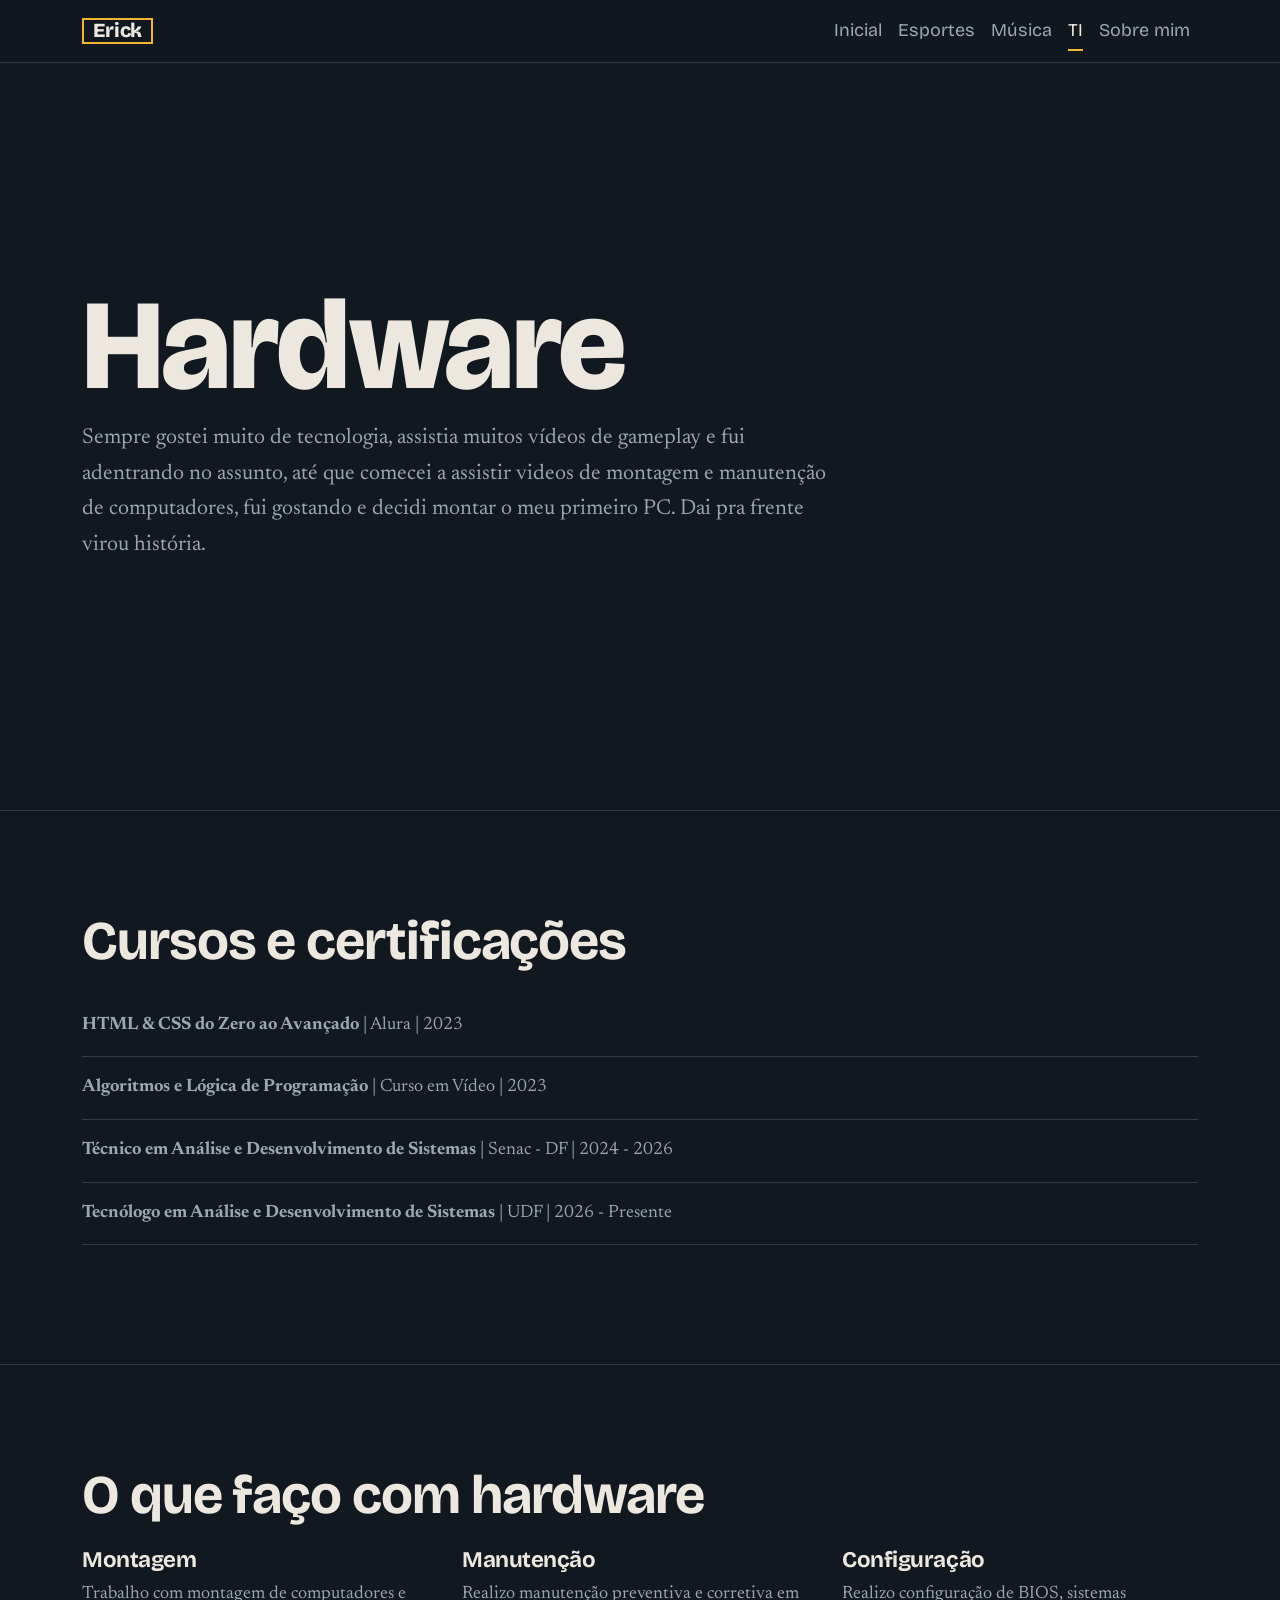
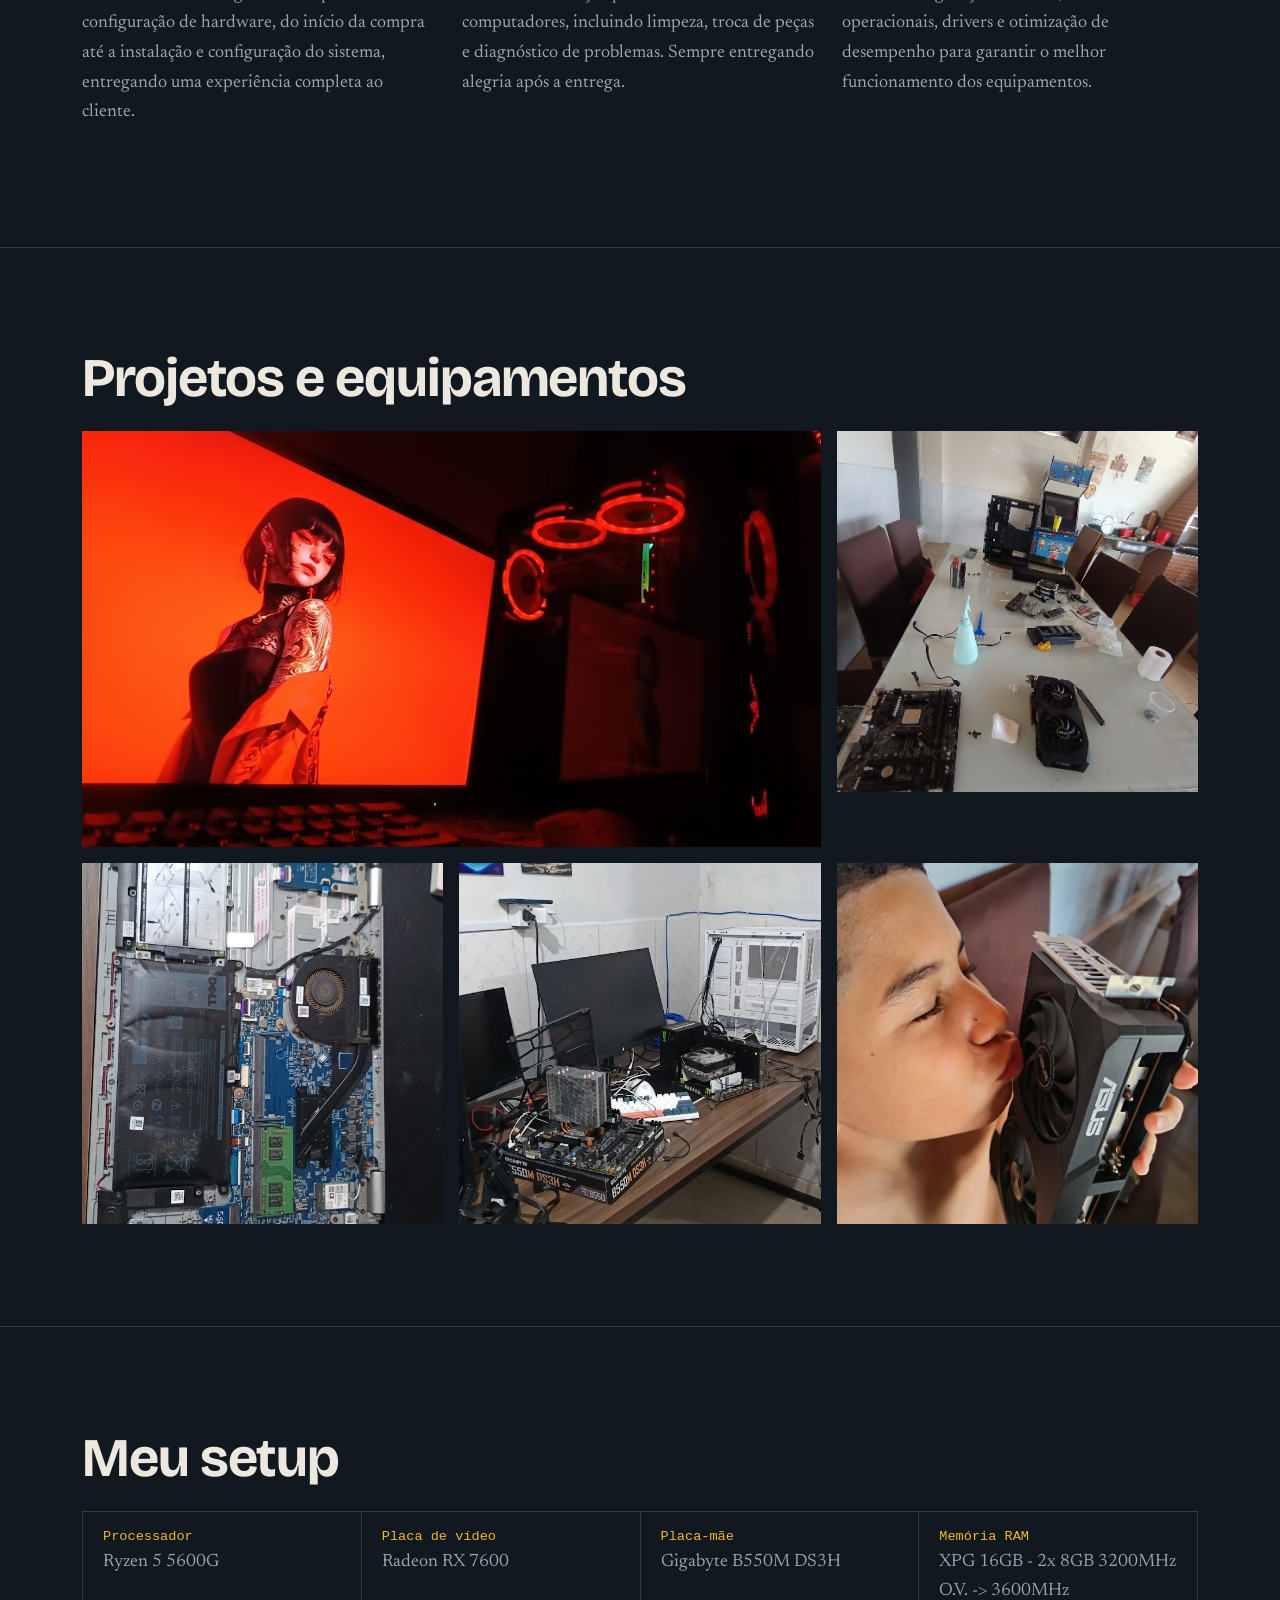
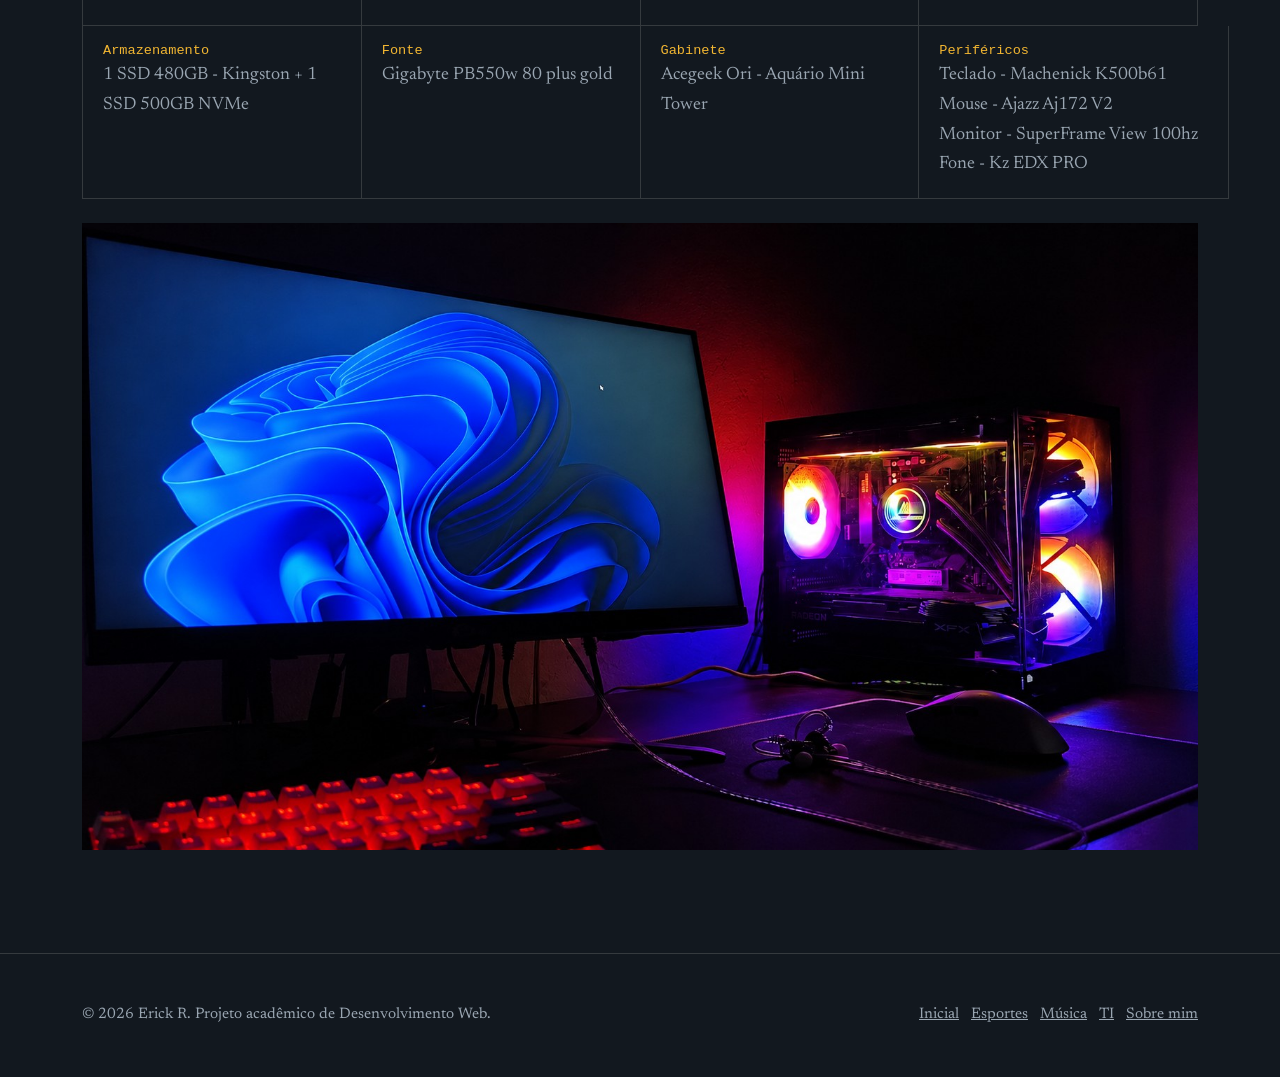
<file: ti.html>
<!doctype html>
<html lang="pt-BR">

<head>
    <meta charset="UTF-8" />
    <meta name="viewport" content="width=device-width, initial-scale=1" />
    <title>Tecnologia | Erick</title>
    <meta name="description" content="Portfólio pessoal: esportes, música, tecnologia e minha história." />
    <link rel="icon" href="assets/images/er.ico" type="image/x-icon" />
    <link rel="preconnect" href="https://fonts.googleapis.com" />
    <link rel="preconnect" href="https://fonts.gstatic.com" crossorigin />
    <link
        href="https://fonts.googleapis.com/css2?family=Bricolage+Grotesque:opsz,wght@12..96,400;12..96,700;12..96,800&family=Newsreader:ital,opsz,wght@0,6..72,400;1,6..72,400&display=swap"
        rel="stylesheet" />
    <link href="https://cdn.jsdelivr.net/npm/bootstrap@5.3.3/dist/css/bootstrap.min.css" rel="stylesheet" />
    <link href="css/style.css" rel="stylesheet" />
</head>

<body class="p-ti">
    <header>
        <nav class="navbar navbar-expand-md navbar-dark fixed-top" aria-label="Navegação principal">
            <div class="container">
                <a class="navbar-brand" href="index.html" aria-label="Início">Erick</a>
                <button class="navbar-toggler" type="button" data-bs-toggle="collapse" data-bs-target="#menu"
                    aria-controls="menu" aria-expanded="false" aria-label="Abrir menu">
                    <span class="navbar-toggler-icon"></span>
                </button>
                <div class="collapse navbar-collapse" id="menu">
                    <ul class="navbar-nav ms-auto">
                        <li class="nav-item">
                            <a class="nav-link" href="index.html">Inicial</a>
                        </li>
                        <li class="nav-item">
                            <a class="nav-link" href="esportes.html">Esportes</a>
                        </li>
                        <li class="nav-item">
                            <a class="nav-link" href="musica.html">Música</a>
                        </li>
                        <li class="nav-item">
                            <a class="nav-link" href="ti.html">TI</a>
                        </li>
                        <li class="nav-item">
                            <a class="nav-link" href="sobre.html">Sobre mim</a>
                        </li>
                    </ul>
                </div>
            </div>
        </nav>
    </header>
    <main>
        <section class="hero">
            <div class="container">
                <div class="hero-in">
                    <h1>Hardware</h1>
                    <p class="lead-text">
                        <span class="fill">Sempre gostei muito de tecnologia, assistia muitos vídeos de
                            gameplay e fui adentrando no assunto, até que comecei a assistir
                            videos de montagem e manutenção de computadores, fui gostando e
                            decidi montar o meu primeiro PC. Dai pra frente virou
                            história.</span>
                    </p>
                </div>
            </div>
        </section>
        <section class="block">
            <div class="container" data-reveal>
                <h2>Cursos e certificações</h2>
                <ul class="list-unstyled">
                    <li class="py-3 border-bottom" style="border-color: var(--line) !important">
                        <strong><span class="fill">
                                HTML & CSS do Zero ao Avançado</span></strong>
                        <span class="fill"> | Alura |</span>
                        <span class="fill">2023</span>
                    </li>
                    <li class="py-3 border-bottom" style="border-color: var(--line) !important">
                        <strong><span class="fill">
                                Algoritmos e Lógica de Programação</span></strong>
                        <span class="fill"> | Curso em Vídeo |</span>
                        <span class="fill">2023</span>
                    </li>
                    <li class="py-3 border-bottom" style="border-color: var(--line) !important">
                        <strong><span class="fill">Técnico em Análise e Desenvolvimento de Sistemas</span></strong>
                        <span class="fill"> | Senac - DF |</span>
                        <span class="fill"> 2024 - 2026</span>
                    </li>
                    <li class="py-3 border-bottom" style="border-color: var(--line) !important">
                        <strong><span class="fill">
                                Tecnólogo em Análise e Desenvolvimento de Sistemas</span></strong>
                        <span class="fill"> | UDF |</span>
                        <span class="fill"> 2026 - Presente</span>
                    </li>
                </ul>
            </div>
        </section>
        <section class="block">
            <div class="container" data-reveal>
                <h2>O que faço com hardware</h2>
                <div class="row g-4">
                    <div class="col-md-4">
                        <h3>Montagem</h3>
                        <p>
                            <span class="fill">Trabalho com montagem de computadores e configuração de hardware, do início da compra até a instalação e configuração do sistema, entregando uma experiência completa ao cliente.</span>
                        </p>
                    </div>
                    <div class="col-md-4">
                        <h3>Manutenção</h3>
                        <p>
                            <span class="fill">Realizo manutenção preventiva e corretiva em computadores, incluindo limpeza, troca de peças e diagnóstico de problemas. Sempre entregando alegria após a entrega.</span>
                        </p>
                    </div>
                    <div class="col-md-4">
                        <h3>Configuração</h3>
                        <p>
                            <span class="fill">Realizo configuração de BIOS, sistemas operacionais, drivers e otimização de desempenho para garantir o melhor funcionamento dos equipamentos.</span>
                        </p>
                    </div>
                </div>
            </div>
        </section>
        <section class="block">
            <div class="container" data-reveal>
                <h2>Projetos e equipamentos</h2>
                <div class="row g-3">
                    <div class="col-12 col-md-8">
                        <figure class="frame r169" data-file="assets/images/ti-1.jpg" data-lightbox>
                            <img src="assets/images/ti-1.jpg" alt="Equipamento ou montagem 1" loading="lazy" />
                        </figure>
                    </div>
                    <div class="col-6 col-md-4">
                        <figure class="frame r11" data-file="assets/images/ti-2.jpg" data-lightbox>
                            <img src="assets/images/ti-2.jpg" alt="Equipamento ou montagem 2" loading="lazy" />
                        </figure>
                    </div>
                    <div class="col-6 col-md-4">
                        <figure class="frame r11" data-file="assets/images/ti-3.jpg" data-lightbox>
                            <img src="assets/images/ti-3.jpg" alt="Equipamento ou montagem 3" loading="lazy" />
                        </figure>
                    </div>
                    <div class="col-6 col-md-4">
                        <figure class="frame r11" data-file="assets/images/ti-4.jpg" data-lightbox>
                            <img src="assets/images/ti-4.jpg" alt="Equipamento ou montagem 4" loading="lazy" />
                        </figure>
                    </div>
                    <div class="col-6 col-md-4">
                        <figure class="frame r11" data-file="assets/images/ti-5.jpg" data-lightbox>
                            <img src="assets/images/ti-5.jpg" alt="Equipamento ou montagem 5" loading="lazy" />
                        </figure>
                    </div>
                </div>
            </div>
        </section>
        <section class="block">
            <div class="container" data-reveal>
                <h2>Meu setup</h2>
                <dl class="spec">
                    <div>
                        <dt>Processador</dt>
                        <dd><span class="fill">Ryzen 5 5600G</span></dd>
                    </div>
                    <div>
                        <dt>Placa de vídeo</dt>
                        <dd><span class="fill">Radeon RX 7600</span></dd>
                    </div>
                    <div>
                        <dt>Placa-mãe</dt>
                        <dd><span class="fill">Gigabyte B550M DS3H</span></dd>
                    </div>
                    <div>
                        <dt>Memória RAM</dt>
                        <dd><span class="fill">XPG 16GB - 2x 8GB 3200MHz O.V. -> 3600MHz</span></dd>
                    </div>
                    <div>
                        <dt>Armazenamento</dt>
                        <dd><span class="fill">1 SSD 480GB - Kingston + 1 SSD 500GB NVMe</span></dd>
                    </div>
                    <div>
                        <dt>Fonte</dt>
                        <dd><span class="fill">Gigabyte PB550w 80 plus gold</span></dd>
                    </div>
                    <div>
                        <dt>Gabinete</dt>
                        <dd><span class="fill">Acegeek Ori - Aquário Mini Tower</span></dd>
                    </div>
                    <div style="width: 310px;">
                        <dt>Periféricos</dt>
                        <dd><span class="fill">Teclado - Machenick K500b61 <br> Mouse - Ajazz Aj172 V2 <br> Monitor - SuperFrame View 100hz <br> Fone - Kz EDX PRO</span></dd>
                    </div>
                </dl>
                <div class="mt-4">
                    <figure class="frame r169" data-file="assets/images/ti-setup.jpg" data-lightbox>
                        <img src="assets/images/ti-setup.jpg" alt="Foto do meu computador" loading="lazy" />
                    </figure>
                </div>
            </div>
        </section>
    </main>
    <footer class="site-footer">
        <div class="container d-flex flex-column flex-md-row justify-content-between gap-2">
            <p class="mb-0">
                &copy; 2026 Erick R. Projeto acadêmico de Desenvolvimento Web.
            </p>
            <p class="mb-0">
                <a href="index.html">Inicial</a> &nbsp;
                <a href="esportes.html">Esportes</a> &nbsp;
                <a href="musica.html">Música</a> &nbsp;
                <a href="ti.html">TI</a> &nbsp; <a href="sobre.html">Sobre mim</a>
            </p>
        </div>
    </footer>
    <script src="https://cdn.jsdelivr.net/npm/bootstrap@5.3.3/dist/js/bootstrap.bundle.min.js"></script>
    <script src="js/script.js"></script>
</body>

</html>
</file>
<file: css/style.css>
/* ===== Variáveis (CSS3) ===== */
:root{--bg:#12181F;--bg2:#1B232D;--paper:#ECE8DF;--muted:#9AA6B2;--accent:#F2B632;--line:rgba(236,232,223,.16);
--display:'Bricolage Grotesque',system-ui,sans-serif;--text:'Newsreader',Georgia,serif}
html{scroll-behavior:smooth}
body{background:var(--bg);color:var(--paper);font-family:var(--text);font-size:1.125rem;line-height:1.65;animation:pageIn .5s ease both;overflow-x:hidden}
body.leaving{opacity:0;transition:opacity .25s}
@keyframes pageIn{from{opacity:0}}
h1,h2,h3,.navbar-brand{font-family:var(--display);letter-spacing:-.02em;line-height:1.05}
h1{font-size:clamp(3rem,10vw,8rem);font-weight:800}
h2{font-size:clamp(2rem,5vw,3.4rem);font-weight:700;margin-bottom:1.5rem}
h3{font-size:1.4rem;font-weight:700}
p{max-width:62ch}
a{color:var(--accent)}
:focus-visible{outline:2px solid var(--accent);outline-offset:3px}
.note{color:var(--muted)}
.fill{color:var(--muted)}
/* ===== Navegação ===== */
.navbar{background:rgba(18,24,31,.94);border-bottom:1px solid var(--line)}
.navbar-brand{color:var(--paper)!important;font-weight:800;border:2px solid var(--accent);padding:.05rem .55rem}
.nav-link{color:var(--muted)!important;font-family:var(--display);position:relative}
.nav-link::after{content:"";position:absolute;left:.5rem;right:.5rem;bottom:.15rem;height:2px;background:var(--accent);transform:scaleX(0);transition:transform .25s}
.nav-link:hover,.nav-link.active{color:var(--paper)!important}
.nav-link:hover::after,.nav-link.active::after{transform:scaleX(1)}
/* ===== Estrutura ===== */
.hero{min-height:90vh;display:flex;align-items:center;padding:7rem 0 4rem;position:relative}
.hero>.container{position:relative}
.hero-in>*{animation:rise .8s cubic-bezier(.2,.7,.2,1) both}
.hero-in>*:nth-child(2){animation-delay:.12s}.hero-in>*:nth-child(3){animation-delay:.24s}.hero-in>*:nth-child(4){animation-delay:.36s}
@keyframes rise{from{opacity:0;transform:translateY(24px)}}
.block{padding:clamp(3.5rem,8vw,7rem) 0;border-top:1px solid var(--line)}
[data-reveal]{opacity:0;transform:translateY(16px);transition:opacity .7s,transform .7s}
[data-reveal].in{opacity:1;transform:none}
.lead-text{font-size:1.35rem;color:var(--paper)}
.quote{border-left:3px solid var(--accent);padding-left:1.25rem;font-style:italic;font-size:1.4rem;margin:1.5rem 0}
/* ===== Botões ===== */
.btn-accent,.btn-line{font-family:var(--display);font-weight:700;border-radius:0;padding:.75rem 1.5rem;transition:transform .2s,box-shadow .2s}
.btn-accent{background:var(--accent);color:#12181F;border:2px solid var(--accent)}
.btn-line{border:2px solid var(--paper);color:var(--paper)}
.btn-accent:hover,.btn-line:hover{transform:translate(-3px,-3px);box-shadow:4px 4px 0 var(--paper);color:#12181F;background:var(--accent);border-color:var(--accent)}
.btn-accent:active,.btn-line:active{transform:none;box-shadow:none}
/* ===== Imagens e galeria ===== */
.frame{position:relative;margin:0;overflow:hidden;background:var(--bg2)}
.frame img{width:100%;height:100%;object-fit:cover;display:block;transition:transform .5s}
.r43{aspect-ratio:4/3}.r34{aspect-ratio:3/4}.r169{aspect-ratio:16/9}.r11{aspect-ratio:1}
.frame[data-lightbox]{cursor:zoom-in}
.frame[data-lightbox]:hover img{transform:scale(1.04)}
.frame.empty{border:1px dashed var(--muted);display:grid;place-items:center;cursor:default}
.frame.empty img{display:none}
.frame.empty::after{content:"Substituir: " attr(data-file);color:var(--muted);font:.85rem var(--display);padding:1rem;text-align:center}
.hero .frame{box-shadow:14px 14px 0 var(--accent)}
.hero-in .frame{margin-top:2.5rem}
/* ===== Prévia das páginas (Inicial) ===== */
.jump{display:flex;justify-content:space-between;align-items:baseline;gap:1rem;flex-wrap:wrap;padding:1.4rem 0;border-bottom:1px solid var(--line);color:var(--paper);text-decoration:none;font:700 clamp(1.8rem,5vw,3.4rem) var(--display);transition:color .2s,padding-left .3s}
.jump span{font:1rem var(--text);color:var(--muted)}
.jump:hover{color:var(--accent);padding-left:1rem}
/* ===== Linha do tempo ===== */
.tl{border-left:2px solid var(--line);padding-left:1.75rem;margin-left:.4rem}
.tl-item{position:relative;padding-bottom:1.75rem}
.tl-item::before{content:"";position:absolute;left:calc(-1.75rem - 7px);top:.55rem;width:12px;height:12px;background:var(--bg);border:2px solid var(--accent);transition:background .2s}
.tl-item.open::before,.tl-item:hover::before{background:var(--accent)}
.tl-btn{background:none;border:0;color:var(--paper);font:700 1.4rem var(--display);padding:0;text-align:left}
.tl-when{color:var(--accent);font:.95rem var(--display)}
.tl-more{display:none;margin-top:.5rem}
.tl-item.open .tl-more{display:block;animation:rise .4s both}
/* ===== Ficha técnica (TI) ===== */
.spec{display:grid;grid-template-columns:repeat(auto-fit,minmax(250px,1fr));border-top:1px solid var(--line);border-left:1px solid var(--line);margin:0}
.spec>div{padding:1.1rem 1.25rem;border-right:1px solid var(--line);border-bottom:1px solid var(--line);transition:background .2s}
.spec>div:hover{background:var(--bg2)}
.spec dt{font:.85rem ui-monospace,Menlo,Consolas,monospace;color:var(--accent);font-weight:400}
.spec dd{margin:.2rem 0 0}
/* ===== Páginas específicas ===== */
.p-esportes h1{text-transform:uppercase;font-style:italic}
.p-esportes .hero{background:repeating-linear-gradient(0deg,transparent 0 46px,var(--line) 46px 47px)}
.p-musica .hero::before{content:"";position:absolute;inset:0;pointer-events:none;background:repeating-radial-gradient(circle at 88% 45%,transparent 0 26px,var(--line) 27px 28px)}
.p-sobre p{font-size:1.25rem}
.form-control{background:var(--bg2);border-color:var(--line);color:var(--paper);border-radius:0}
.form-control:focus{background:var(--bg2);color:var(--paper);border-color:var(--accent);box-shadow:none}
/* ===== Rodapé e voltar ao topo ===== */
.site-footer{padding:3rem 0;border-top:1px solid var(--line);color:var(--muted);font-size:.95rem}
.site-footer a{color:var(--muted)}
.totop{position:fixed;right:1rem;bottom:1rem;width:46px;height:46px;border:2px solid var(--accent);background:var(--bg);color:var(--accent);font-size:1.3rem;opacity:0;pointer-events:none;transition:opacity .3s,transform .2s;z-index:1030}
.totop.show{opacity:1;pointer-events:auto}.totop:hover{transform:translateY(-3px)}
/* ===== Responsivo ===== */
@media(max-width:767.98px){body{font-size:1.05rem}.hero{min-height:auto;padding-top:6rem}.hero .frame{box-shadow:8px 8px 0 var(--accent)}.jump:hover{padding-left:.4rem}}
@media(prefers-reduced-motion:reduce){*{animation:none!important;transition:none!important}[data-reveal]{opacity:1;transform:none}}
</file>
